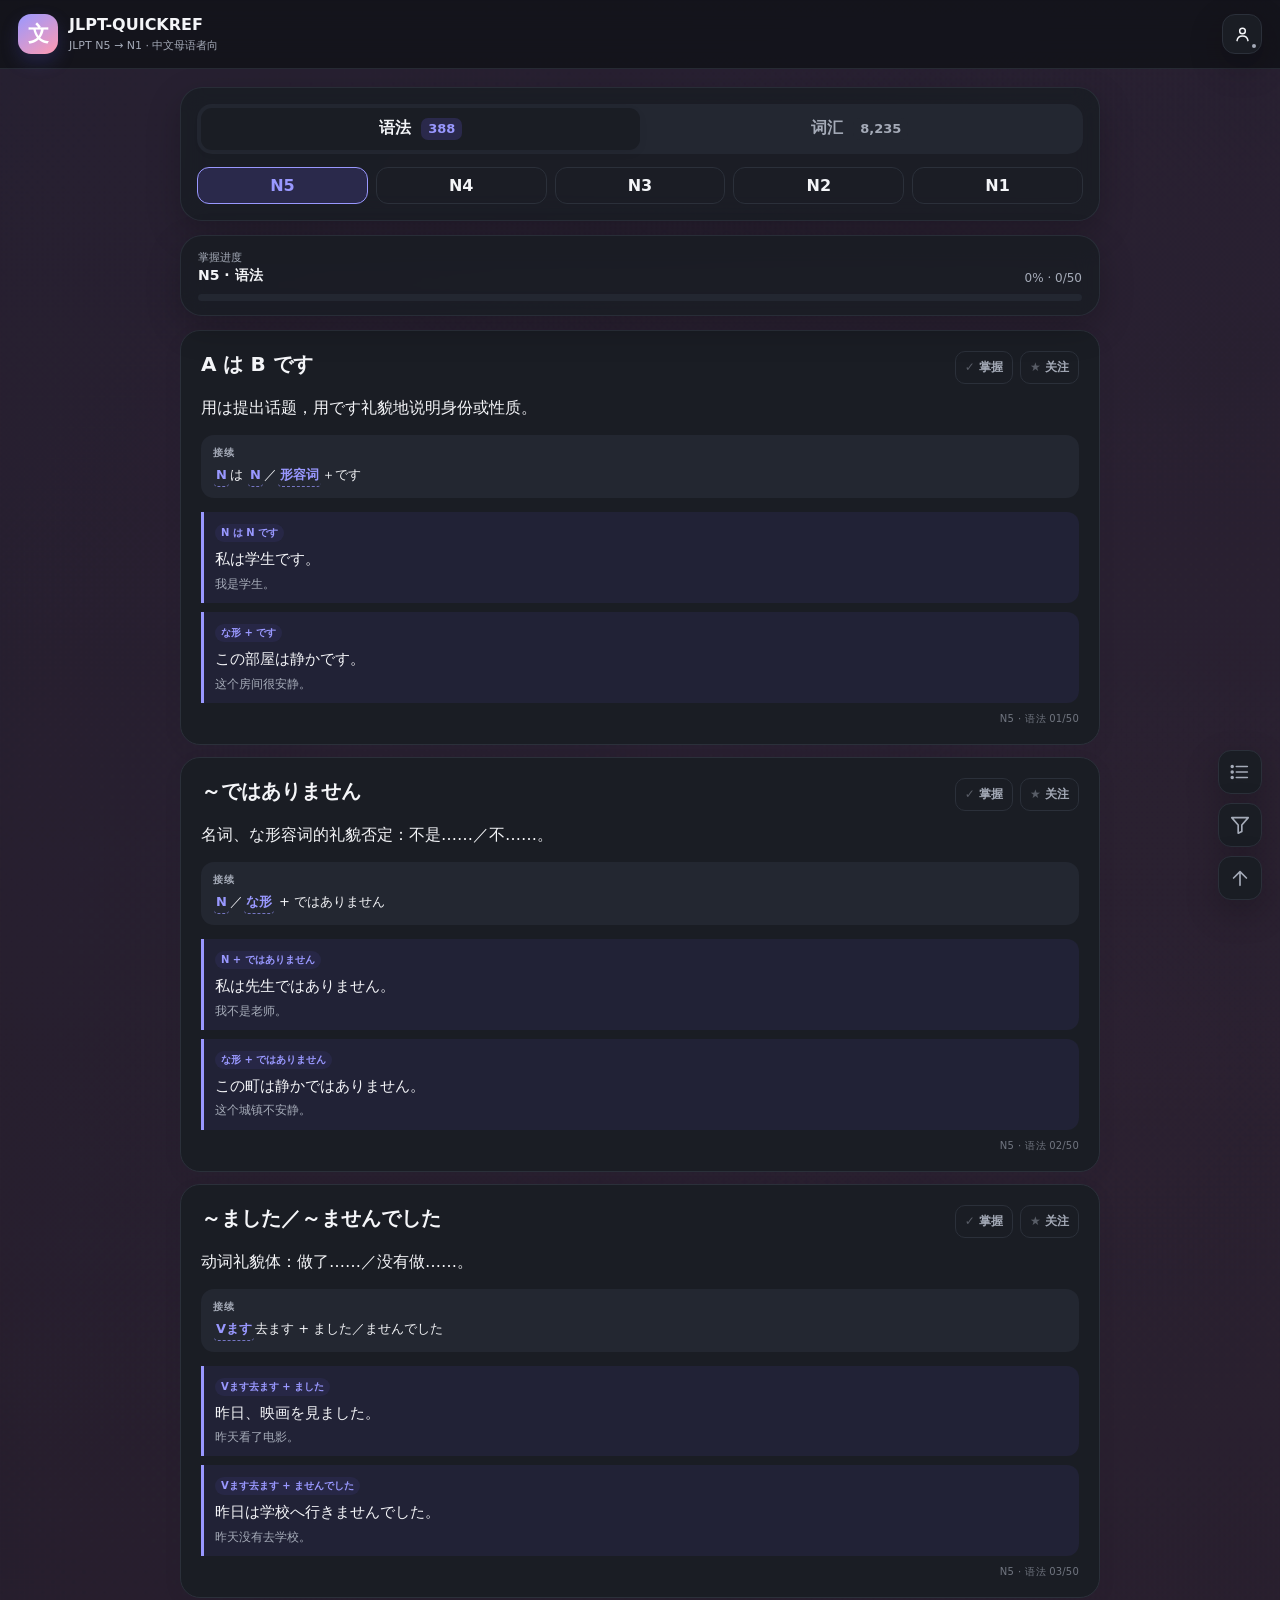
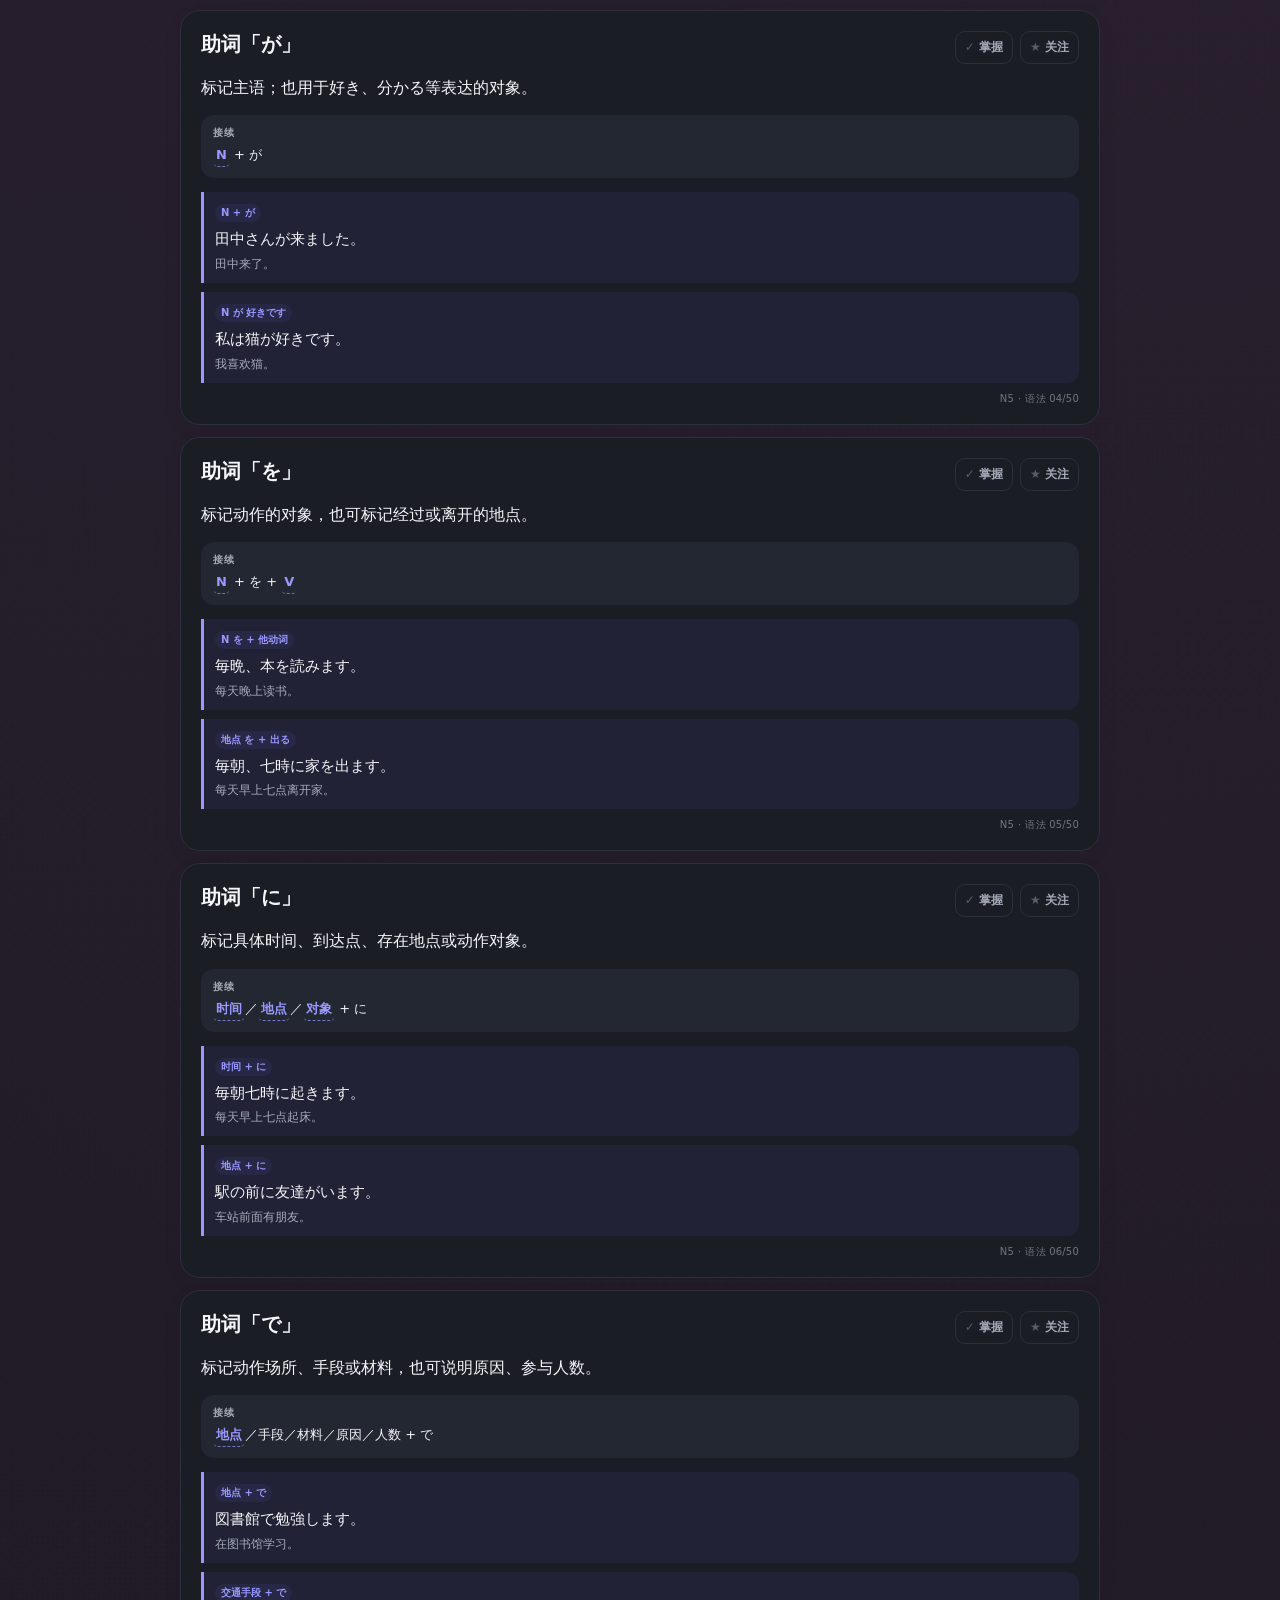
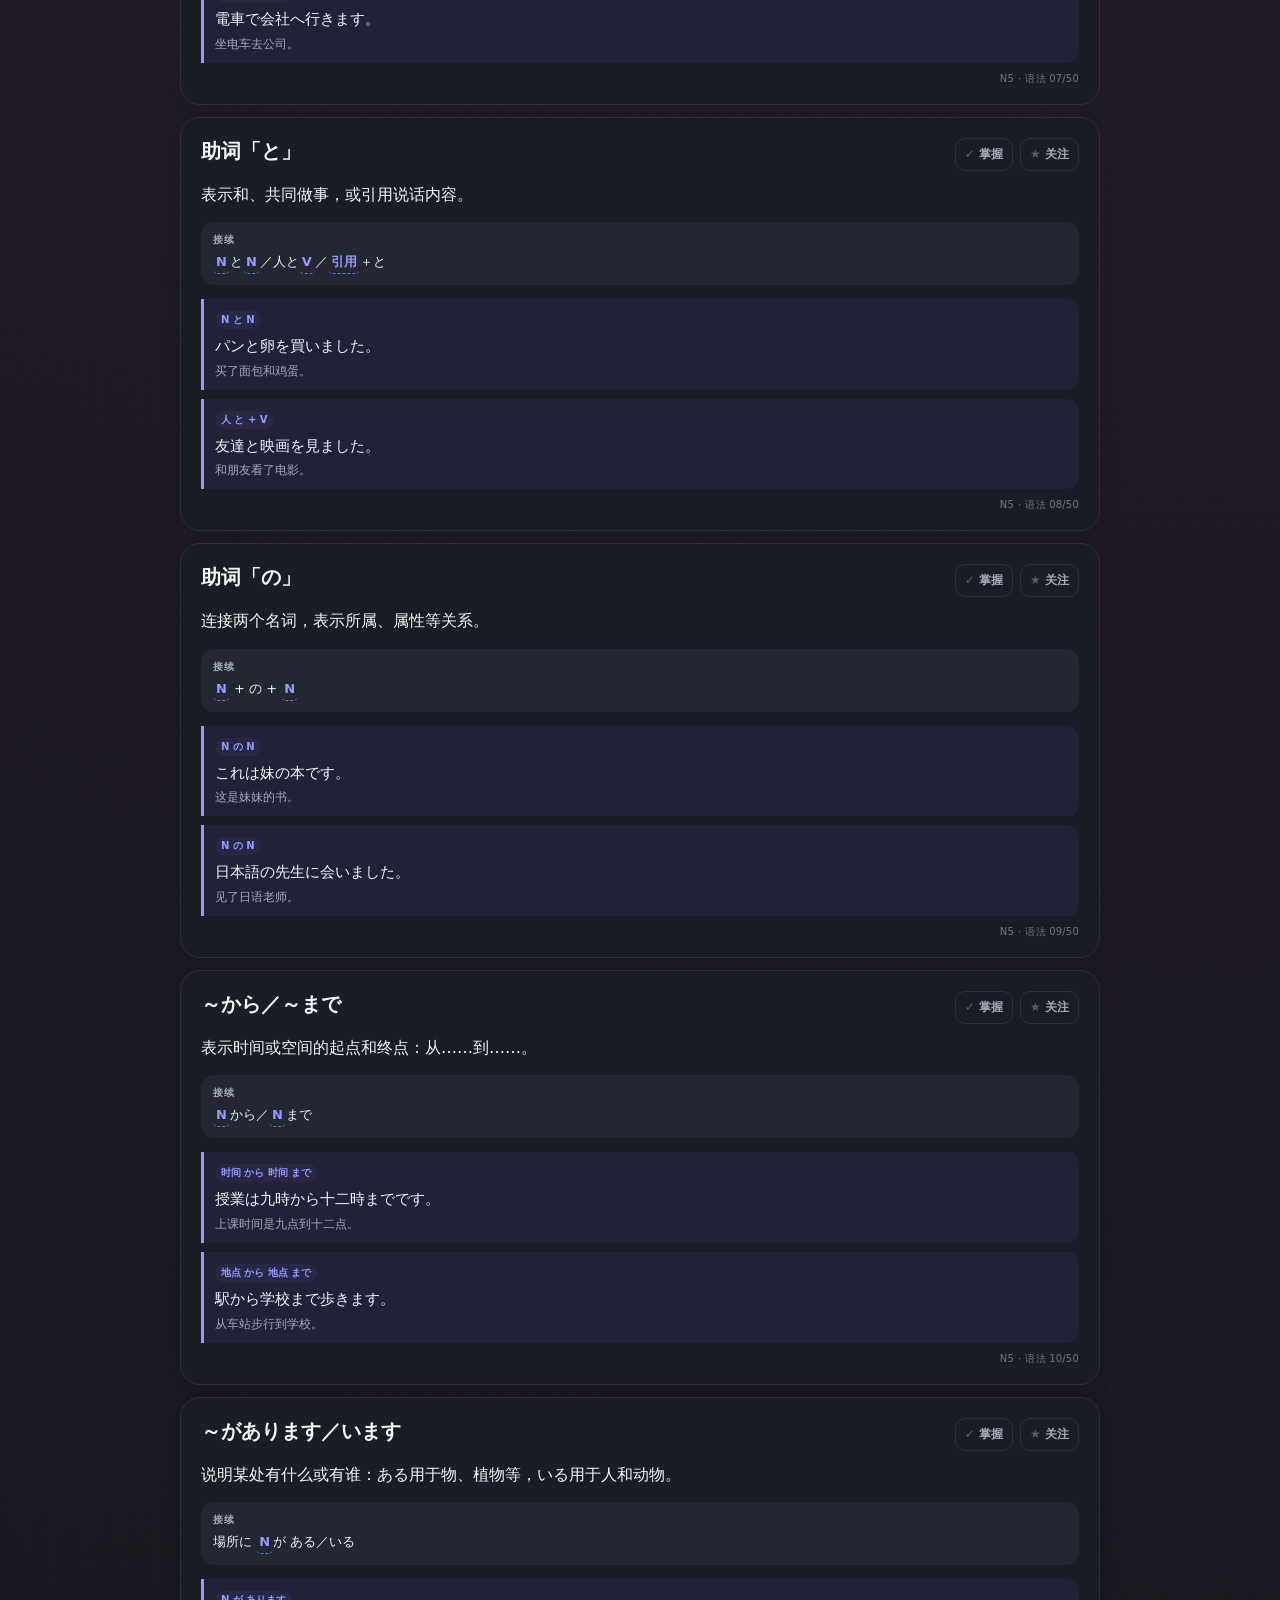
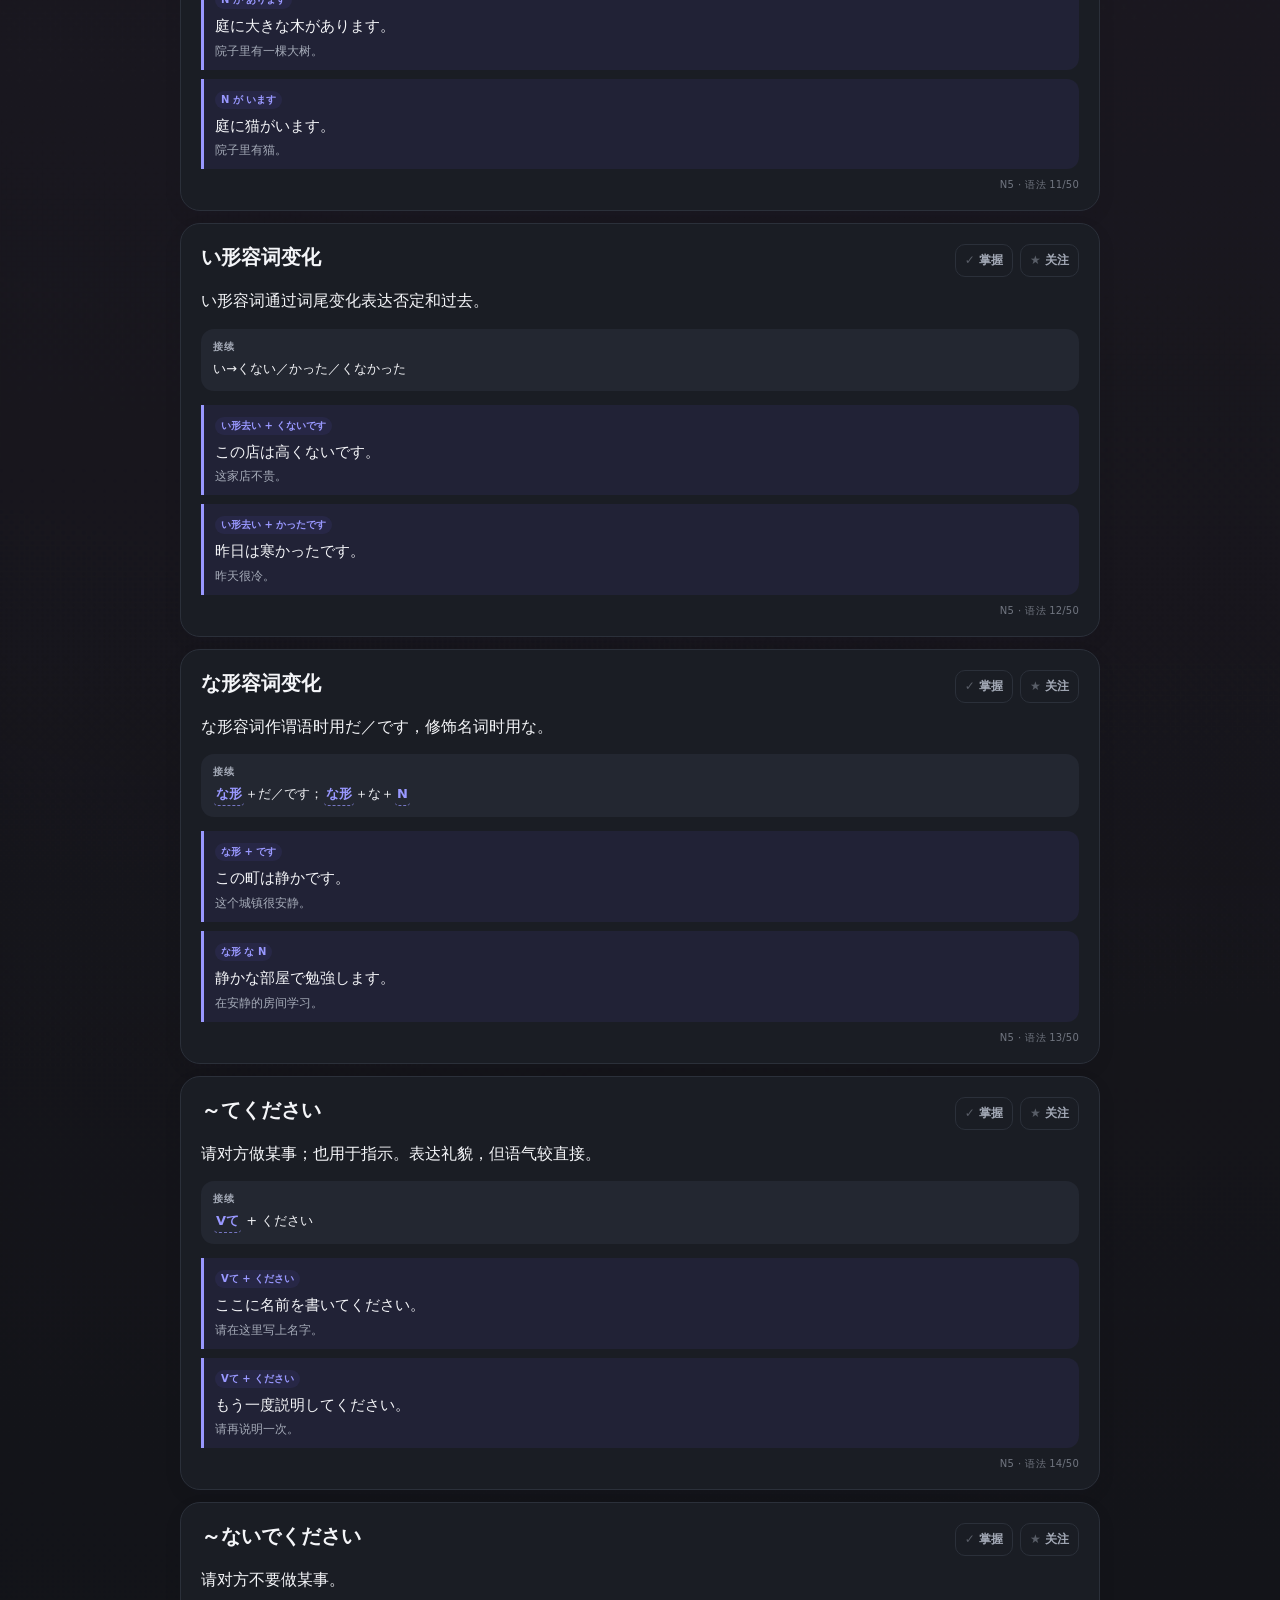
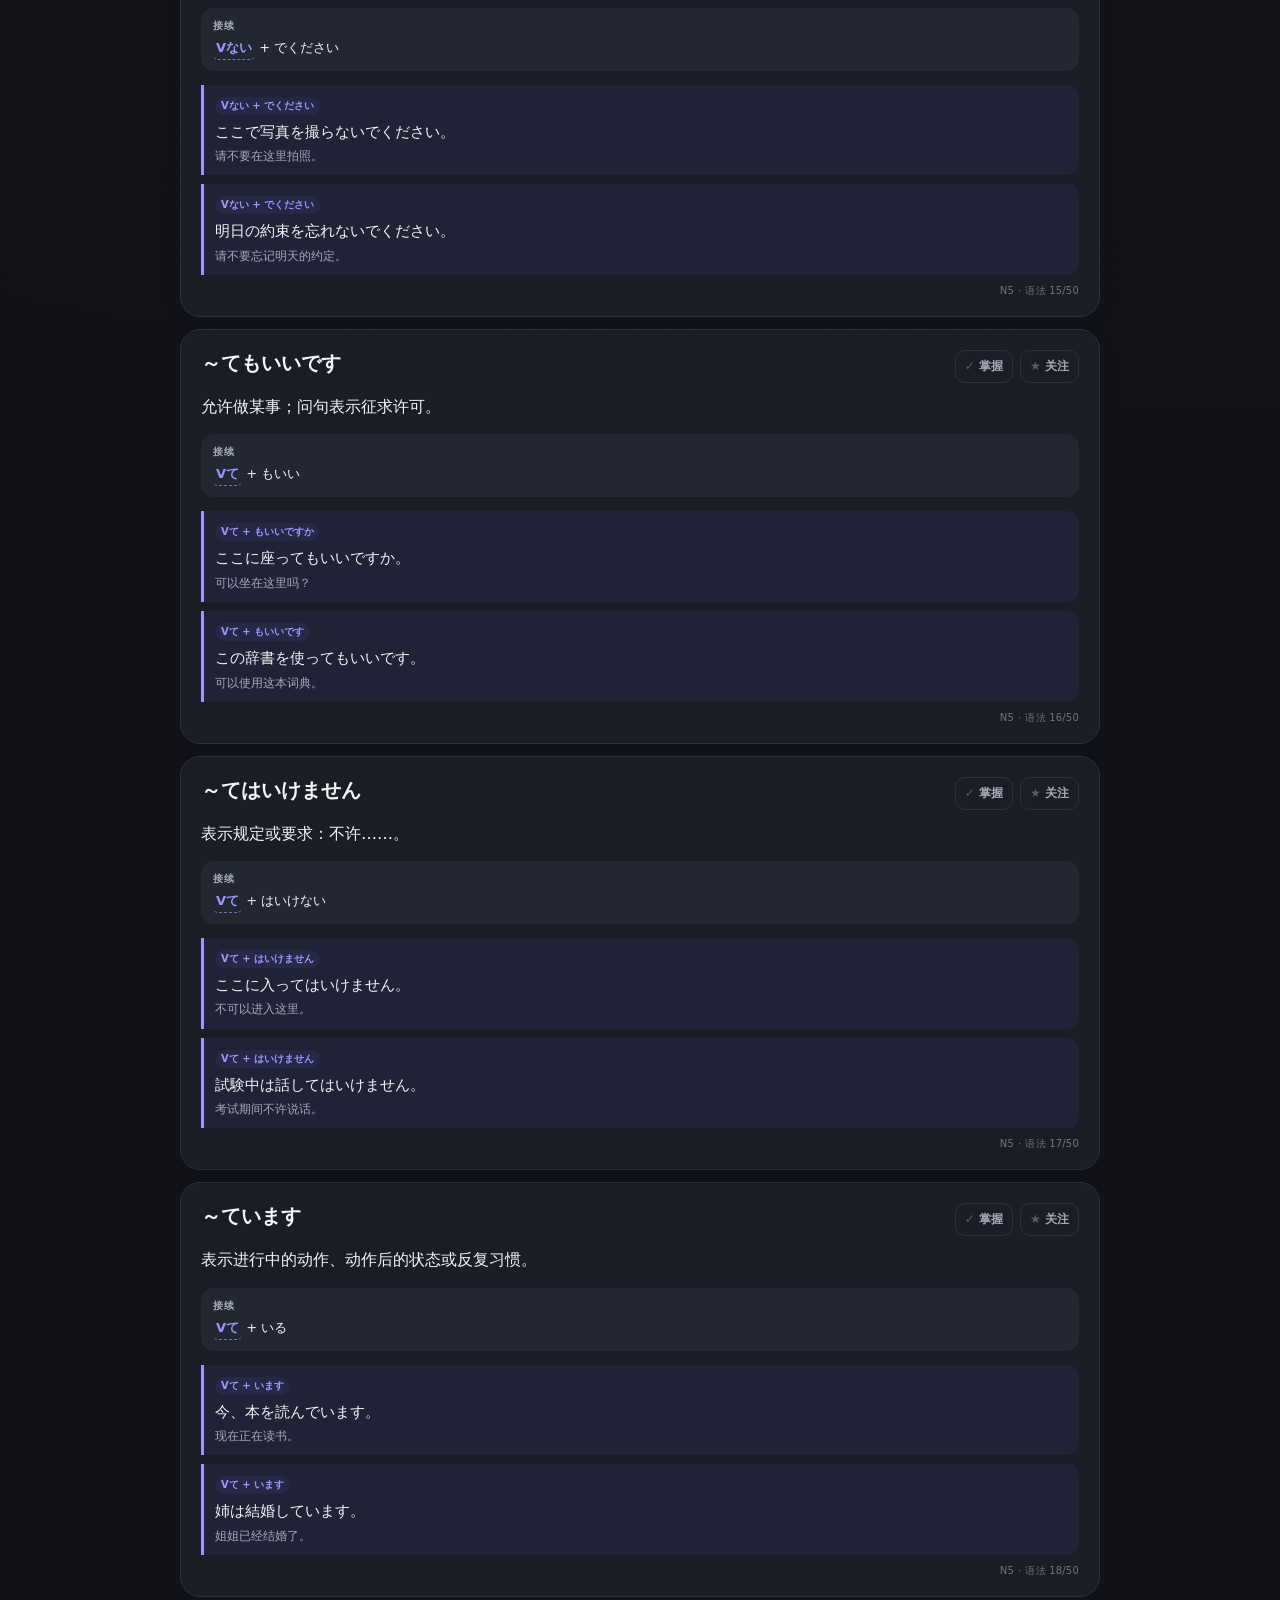
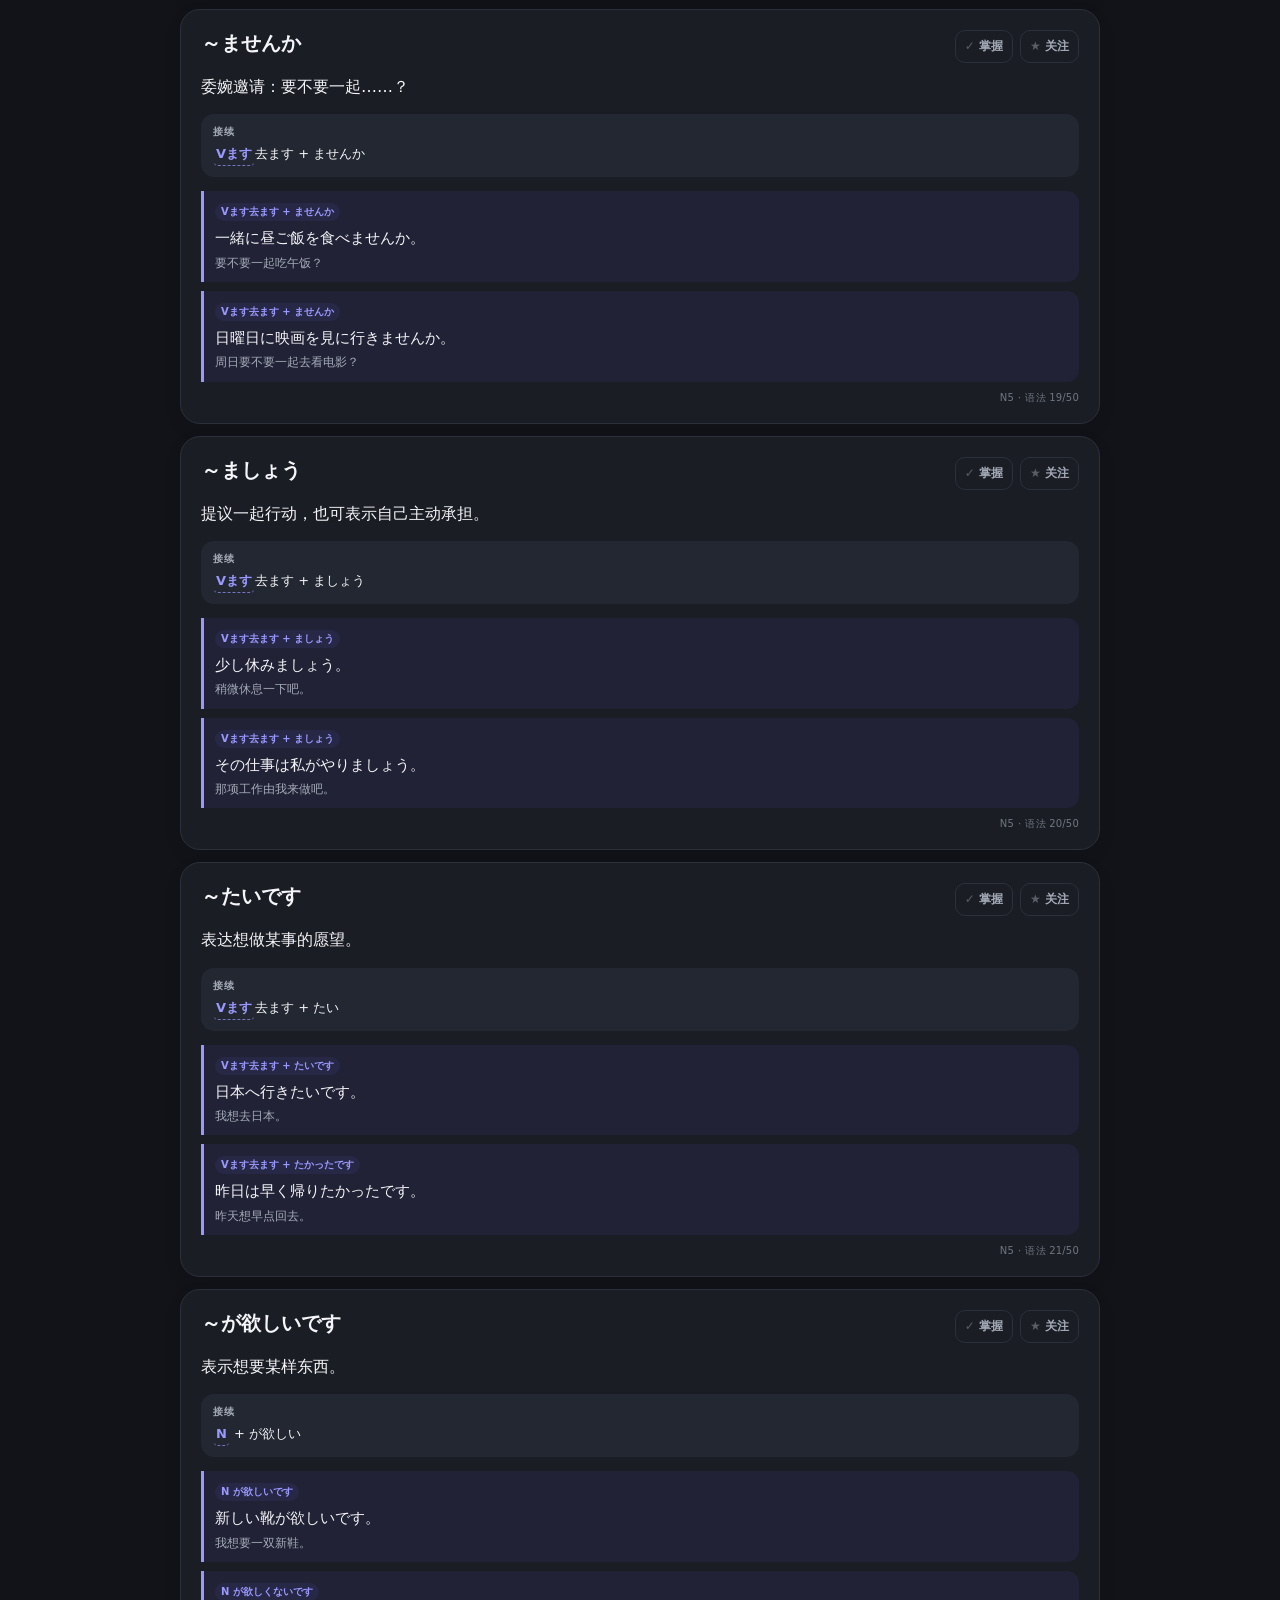
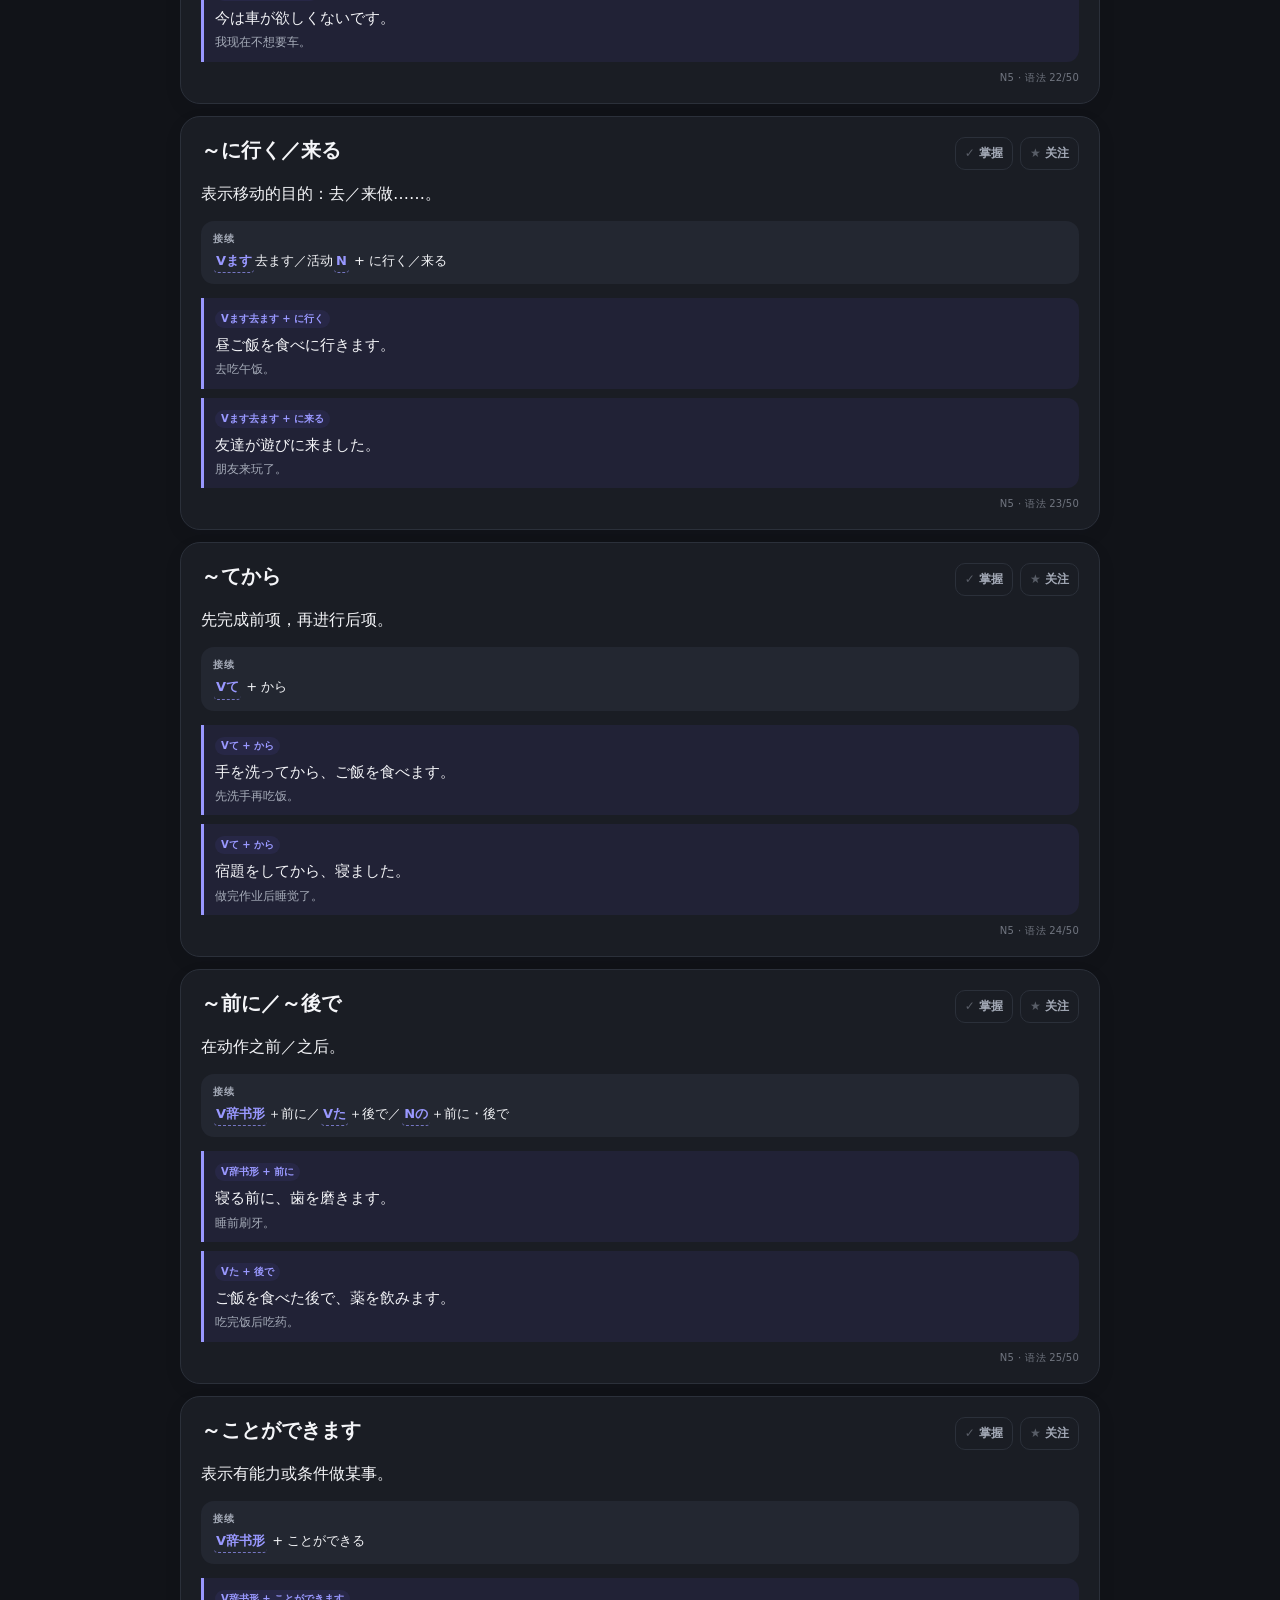
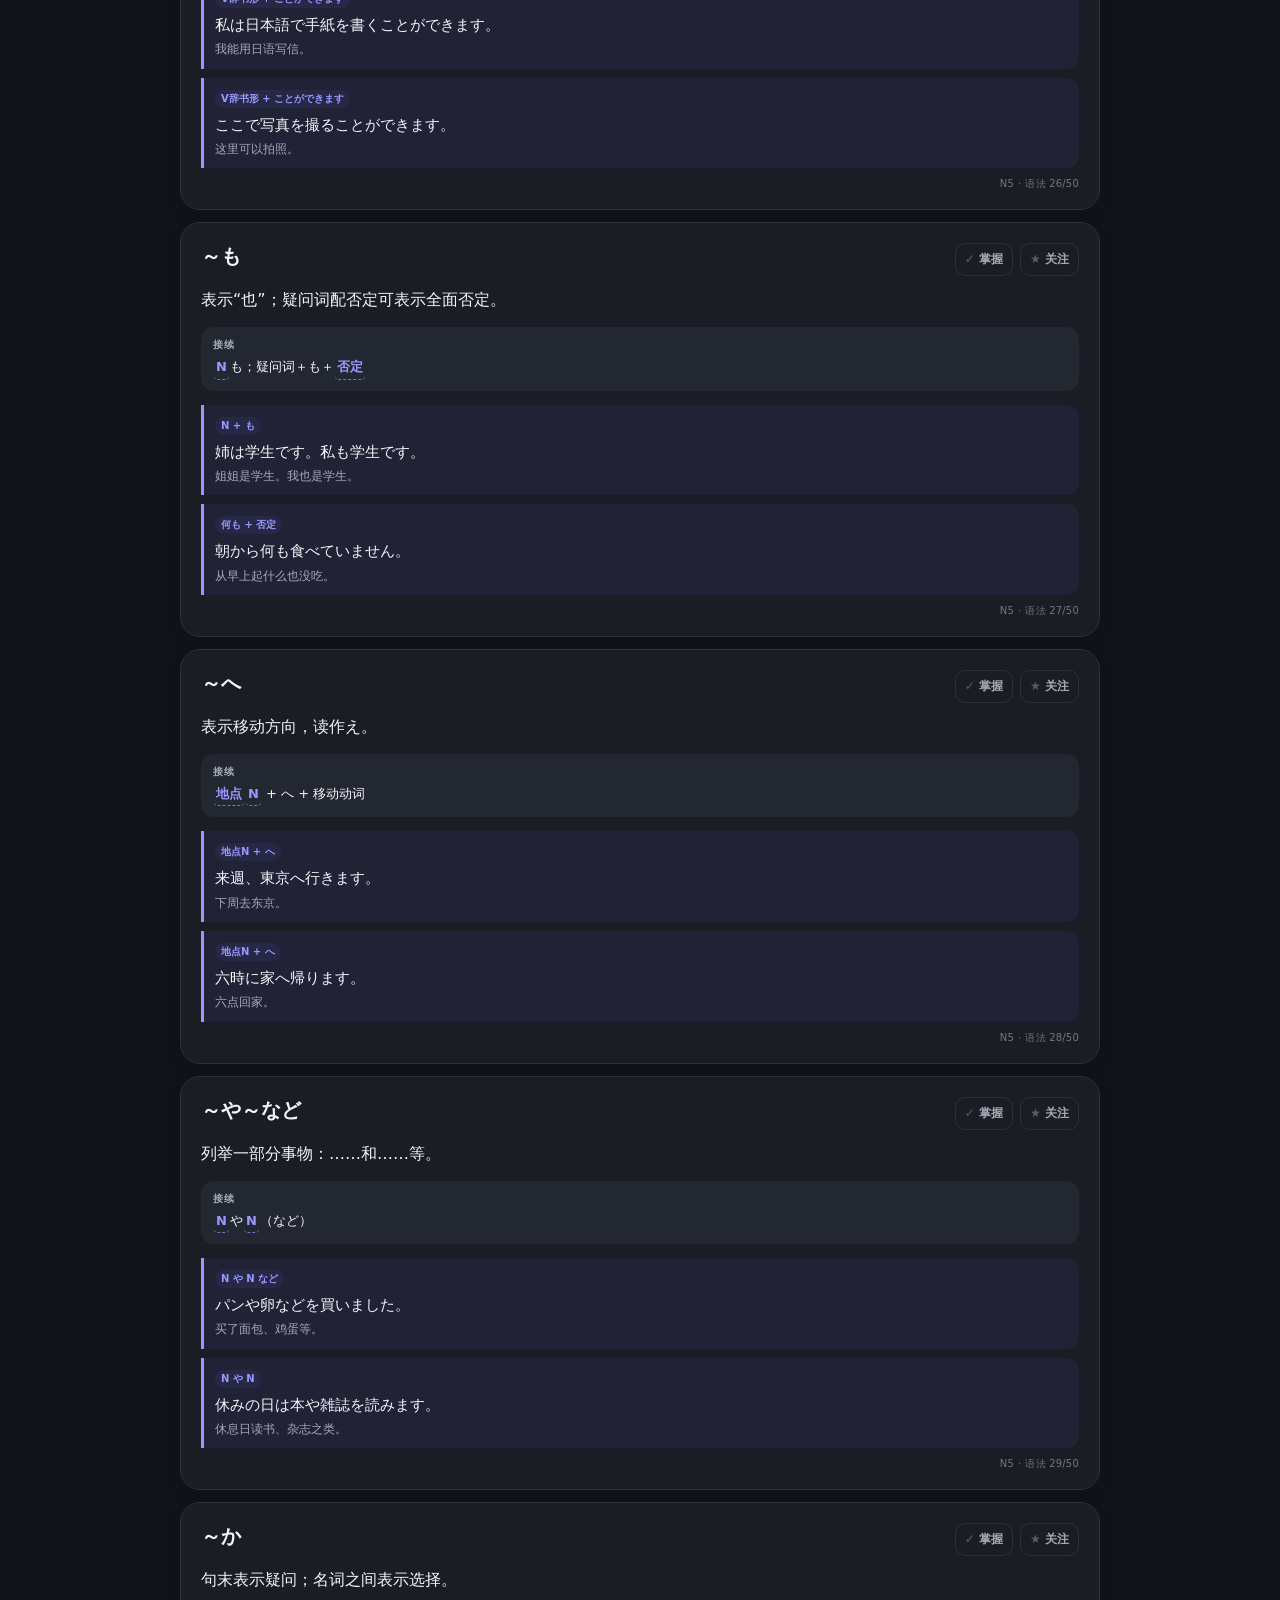
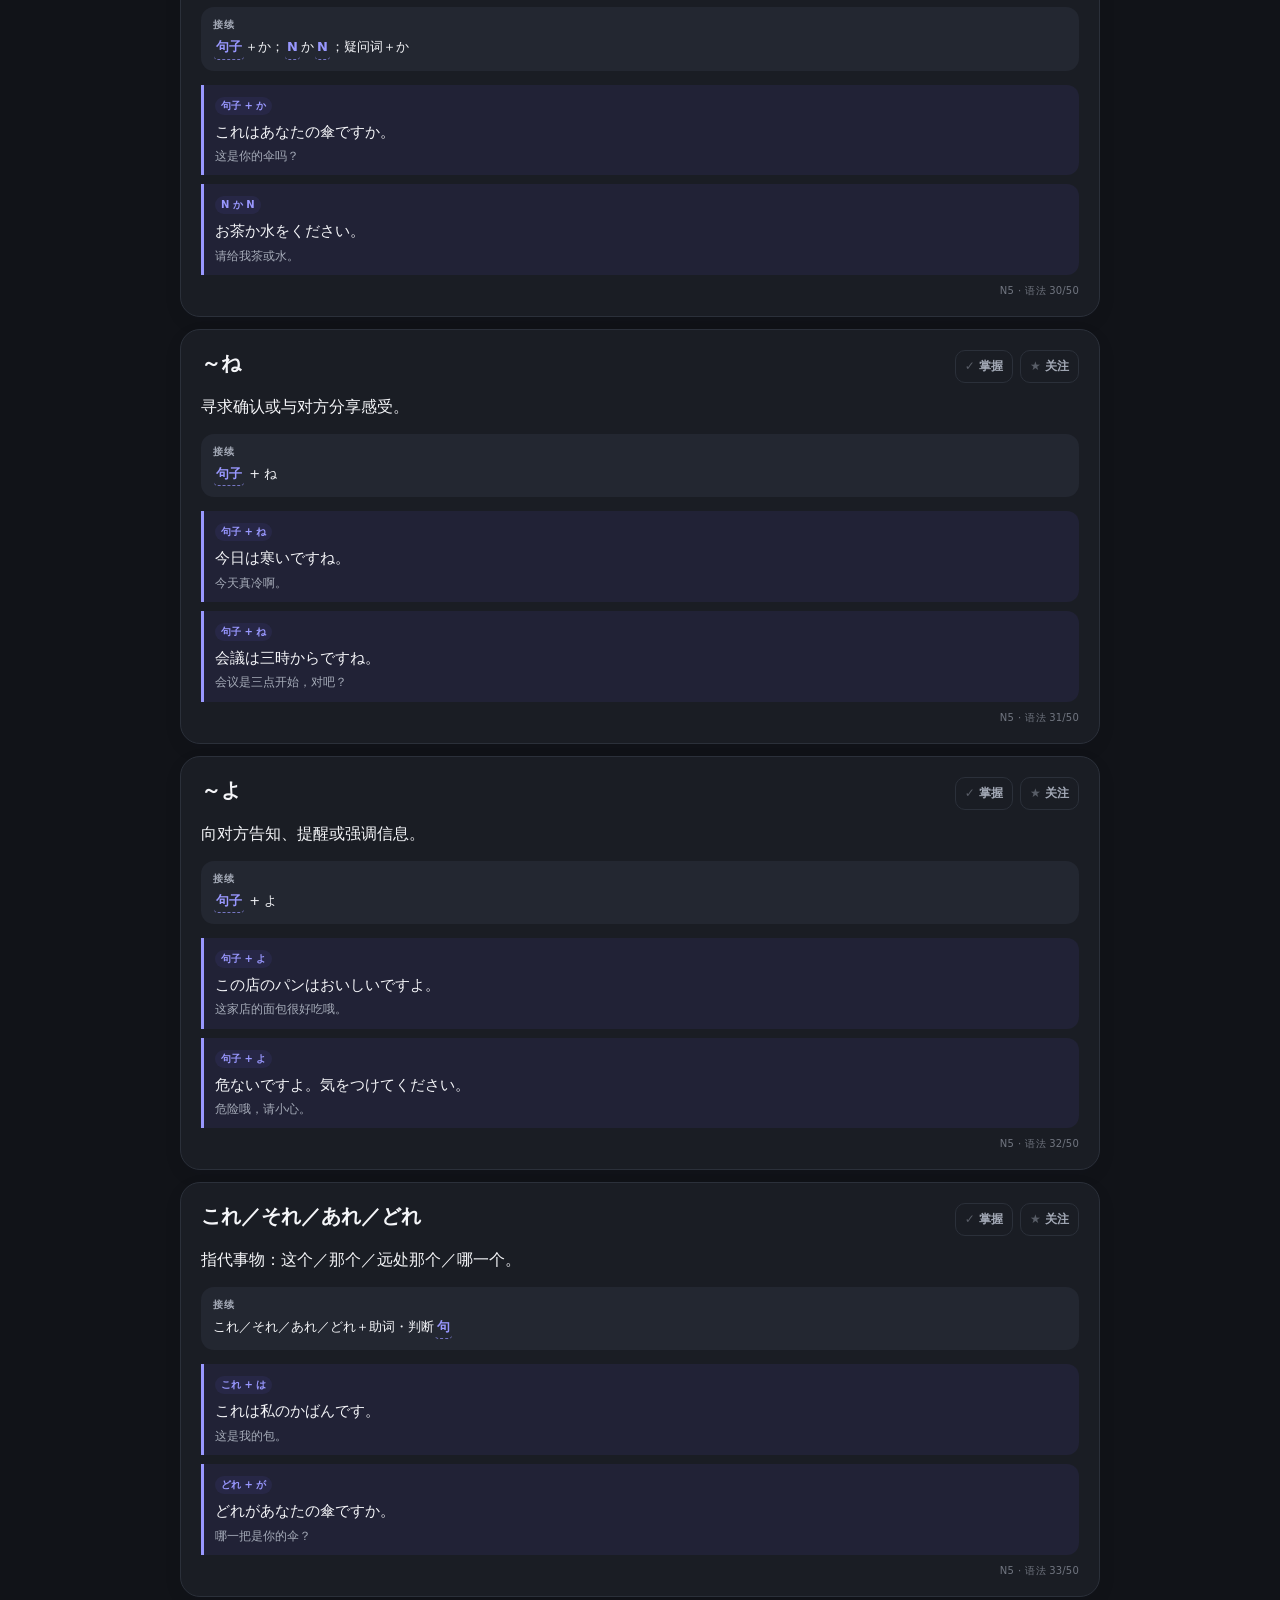
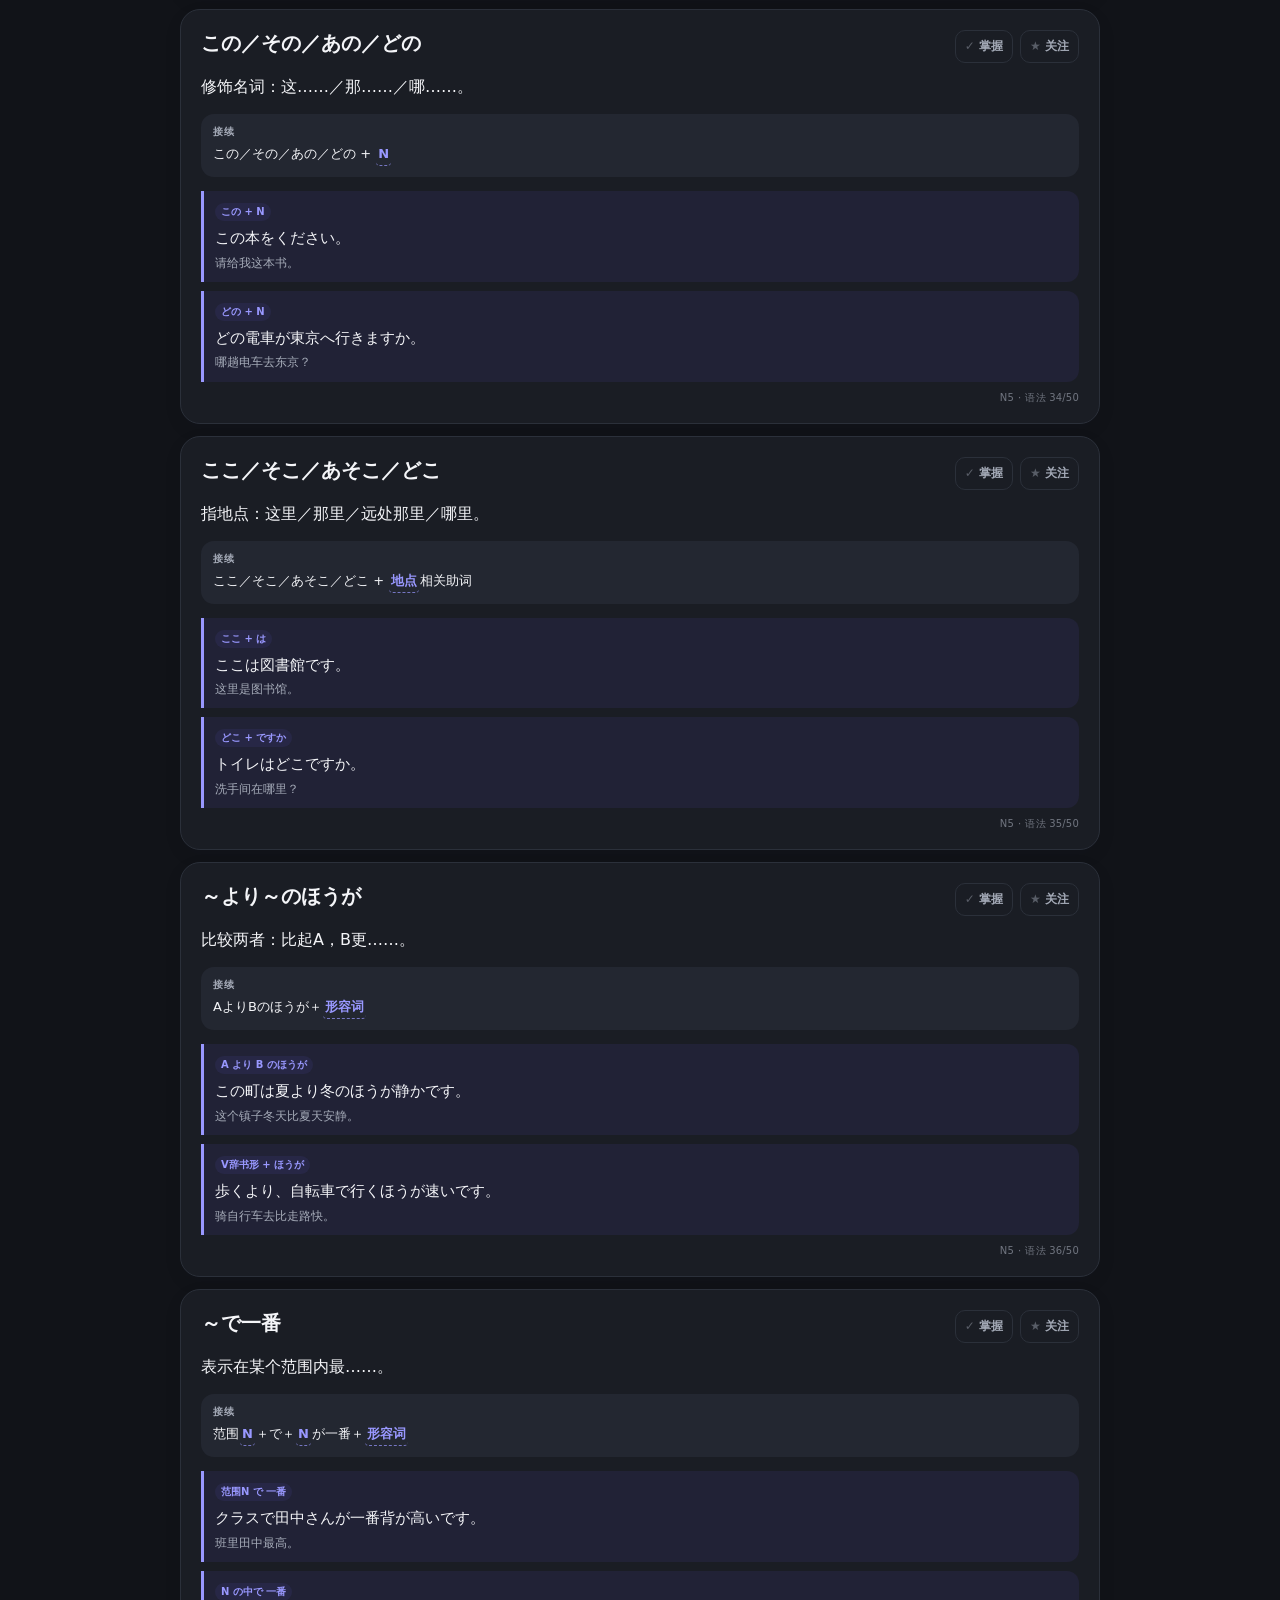
<file: index.html>
<!doctype html>
<html lang="zh-CN">
<head>
  <meta charset="utf-8" />
  <meta name="viewport" content="width=device-width, initial-scale=1, viewport-fit=cover" />
  <meta name="theme-color" content="#f6f7fb" />
  <meta name="description" content="面向中文母语者的 JLPT N5-N1 日语语法与词汇快速参考。" />
  <title>日语语法・词汇速查 | JLPT N5-N1</title>
  <link rel="stylesheet" href="styles.css?v=20260908-update-1" />
  <link rel="stylesheet" href="compact-nav.css?v=20260908-header-progress-1" />
  <link rel="stylesheet" href="card-gestures.css?v=20260907-interactions-3" />
  <link rel="stylesheet" href="grammar-details.css?v=20260907-interactions-3" />
</head>
<body class="dark">
  <script>
    // Apply the saved choice before the first paint; new visitors start dark.
    try {
      document.body.classList.toggle('dark', localStorage.getItem('jlptQuickRef.theme') !== 'light');
    } catch (_) {}
  </script>
  <header class="topbar">
    <div class="brand">
      <div class="brand-mark">文</div>
      <div>
        <h1>JLPT-QUICKREF</h1>
        <p>JLPT N5 → N1 · 中文母语者向</p>
      </div>
    </div>

    <nav id="compactNav" class="compact-nav" aria-label="紧凑浏览控制">
      <div class="compact-main-controls">
        <div class="compact-type" aria-label="内容类型">
          <button type="button" class="compact-type-btn is-active" data-compact-type="grammar">语</button>
          <button type="button" class="compact-type-btn" data-compact-type="vocab">词</button>
        </div>
        <div class="compact-levels" aria-label="JLPT 等级">
          <button type="button" class="compact-level-btn is-active" data-compact-level="N5">5</button>
          <button type="button" class="compact-level-btn" data-compact-level="N4">4</button>
          <button type="button" class="compact-level-btn" data-compact-level="N3">3</button>
          <button type="button" class="compact-level-btn" data-compact-level="N2">2</button>
          <button type="button" class="compact-level-btn" data-compact-level="N1">1</button>
        </div>
      </div>
    </nav>

    <div class="topbar-actions">
      <div id="compactProgress" class="compact-progress" role="progressbar" aria-label="掌握进度" aria-valuemin="0" aria-valuemax="100" aria-valuenow="0">
        <span id="compactProgressPercent" aria-hidden="true">0%</span>
        <span class="compact-progress-track" aria-hidden="true"><span id="compactProgressBar"></span></span>
      </div>
      <button id="accountButton" class="icon-btn account-btn" type="button" aria-label="登录并同步学习进度" title="登录并同步学习进度">
        <svg viewBox="0 0 24 24" aria-hidden="true">
          <circle cx="12" cy="8" r="3.25" />
          <path d="M5.75 19c.55-3.35 2.63-5.25 6.25-5.25s5.7 1.9 6.25 5.25" />
        </svg>
        <span class="account-status-dot" aria-hidden="true"></span>
      </button>
    </div>
  </header>

  <aside class="floating-actions" aria-label="浏览操作">
    <button id="tocToggle" class="floating-icon-btn toc-toggle-btn" type="button" aria-haspopup="dialog" aria-expanded="false" aria-label="目录" title="目录">
      <svg viewBox="0 0 24 24" aria-hidden="true"><path d="M8 6h12M8 12h12M8 18h12" /><circle cx="3.5" cy="6" r="1" /><circle cx="3.5" cy="12" r="1" /><circle cx="3.5" cy="18" r="1" /></svg>
    </button>
    <div id="filterMenu" class="filter-menu" role="menu" aria-label="内容筛选" hidden>
      <button type="button" class="filter-option is-active" data-filter="all" role="menuitemradio" aria-checked="true">
        <span class="filter-option-icon" aria-hidden="true">☷</span><span>全部</span><span class="filter-option-count" data-filter-count="all">0</span>
      </button>
      <button type="button" class="filter-option" data-filter="mastered" role="menuitemradio" aria-checked="false">
        <span class="filter-option-icon" aria-hidden="true">✓</span><span>已掌握</span><span class="filter-option-count" data-filter-count="mastered">0</span>
      </button>
      <button type="button" class="filter-option" data-filter="unmastered" role="menuitemradio" aria-checked="false">
        <span class="filter-option-icon" aria-hidden="true">○</span><span>未掌握</span><span class="filter-option-count" data-filter-count="unmastered">0</span>
      </button>
      <button type="button" class="filter-option" data-filter="followed" role="menuitemradio" aria-checked="false">
        <span class="filter-option-icon" aria-hidden="true">★</span><span>关注</span><span class="filter-option-count" data-filter-count="followed">0</span>
      </button>
    </div>
    <button id="filterToggle" class="floating-icon-btn filter-toggle-btn" type="button" aria-haspopup="menu" aria-expanded="false" aria-controls="filterMenu" aria-label="筛选：全部" title="筛选：全部">
      <svg class="filter-icon" viewBox="0 0 24 24" aria-hidden="true"><path d="M3 4h18l-7 8v7l-4 2v-9Z" /></svg><span id="filterLabel" class="sr-only">全部</span>
    </button>
    <button id="backToTop" class="floating-icon-btn" type="button" aria-label="返回顶部" title="返回顶部"><svg viewBox="0 0 24 24" aria-hidden="true"><path d="M12 20V5m-7 7 7-7 7 7" /></svg></button>
  </aside>

  <aside id="updateNotice" class="update-notice" aria-label="网站更新" hidden>
    <p id="updateMessage" role="status" aria-live="polite">有新的内容或样式可用</p>
    <div class="update-actions">
      <button id="updateApply" type="button">更新并刷新</button>
      <button id="updateLater" type="button">稍后</button>
    </div>
  </aside>

  <main class="page-shell">
    <section class="controls panel sticky-controls">
      <div class="segmented" role="tablist" aria-label="内容类型">
        <button class="segment is-active" data-type="grammar" role="tab">语法 <span id="grammarCount" class="tab-count">0</span></button>
        <button class="segment" data-type="vocab" role="tab">词汇 <span id="vocabCount" class="tab-count">0</span></button>
      </div>

      <div class="level-row" aria-label="JLPT 等级">
        <button class="level-chip is-active" data-level="N5">N5</button>
        <button class="level-chip" data-level="N4">N4</button>
        <button class="level-chip" data-level="N3">N3</button>
        <button class="level-chip" data-level="N2">N2</button>
        <button class="level-chip" data-level="N1">N1</button>
      </div>
    </section>

    <section class="progress-panel panel">
      <div class="progress-head">
        <div>
          <span class="muted">掌握进度</span>
          <strong id="progressLabel">N5 · 语法</strong>
        </div>
        <span id="progressPercent">0%</span>
      </div>
      <div class="progress-track"><div id="progressBar" class="progress-bar"></div></div>
    </section>

    <section id="contentList" class="content-list" aria-live="polite"></section>

    <section id="loadMoreWrap" class="load-more-wrap panel" role="status" aria-live="polite" hidden>
      <span class="auto-load-indicator" aria-hidden="true"></span>
      <span id="loadMoreText" class="muted"></span>
    </section>

    <section id="emptyState" class="empty-state panel" hidden>
      <div class="empty-icon">あ</div>
      <h3>没有找到匹配内容</h3>
      <p>切换筛选条件或等级试试看。</p>
    </section>

    <section class="note panel">
      <strong>关于 JLPT 分级</strong>
      <p>JLPT 官方并未公布逐条固定的语法与词汇清单。本页等级划分综合常见教材与社区词表，定位是“快速参考”，不是官方出题范围声明。</p>
      <p>完整分级词汇底库部分数据改编自 Tomoshi Dictionary Open Data / JMdict，并按 CC BY-SA 4.0 提供。<a href="FULL_VOCAB_NOTICE.md">查看数据来源、署名与修改说明</a>。词汇按常用度参考排序，详情见 <a href="FREQUENCY_NOTICE.md">词频排序说明</a>。</p>
    </section>
  </main>

  <div id="authModal" class="modal-backdrop auth-modal-backdrop" hidden>
    <section class="info-modal auth-modal-card" role="dialog" aria-modal="true" aria-labelledby="authModalTitle">
      <div class="modal-handle"></div>
      <header class="modal-head">
        <div>
          <span class="modal-eyebrow">Cloud Progress</span>
          <h3 id="authModalTitle">账号与进度同步</h3>
        </div>
        <button id="authModalClose" type="button" class="modal-close" aria-label="关闭">×</button>
      </header>
      <div class="modal-body auth-modal-body">
        <button id="themeToggle" class="auth-theme-toggle" type="button" aria-pressed="false">
          <span><span aria-hidden="true">◐</span> 深色模式</span>
          <span class="theme-state" aria-hidden="true">已关闭</span>
        </button>
        <section class="offline-settings" aria-labelledby="offlineTitle">
          <strong id="offlineTitle">离线浏览</strong>
          <p id="offlineStatus" role="status" aria-live="polite">正在检查离线资源…</p>
          <progress id="offlineProgress" max="100" value="0" aria-label="离线资源下载进度" hidden></progress>
          <div class="offline-buttons">
            <button id="offlineDownload" class="auth-secondary-btn" type="button" disabled>下载全部资源</button>
            <button id="offlineRefresh" class="auth-secondary-btn" type="button" hidden>立即刷新</button>
            <button id="offlineClear" class="auth-secondary-btn" type="button" hidden>删除离线资源</button>
          </div>
          <p class="auth-note">包含 N5–N1 全部语法、词汇、例句和详情。出发前请保持页面打开，等待下载完成，再用飞行模式打开一次。清理浏览器数据可能移除离线内容。</p>
        </section>
        <div id="authSignedOut">
          <p class="modal-summary">登录后，掌握与关注进度会安全地保存到云端，并可在其他设备上继续使用。</p>
          <form id="authForm" class="auth-form">
            <label>
              <span>邮箱</span>
              <input id="authEmail" type="email" inputmode="email" autocomplete="email" required placeholder="name@example.com" />
            </label>
            <label>
              <span>密码</span>
              <input id="authPassword" type="password" autocomplete="current-password" minlength="6" required placeholder="至少 6 位" />
            </label>
            <button id="authLogin" type="submit" class="auth-primary-btn">登录</button>
          </form>
          <p class="auth-note">当前已关闭新用户注册；已有账号首次登录时会合并本机已有进度。</p>
        </div>
        <div id="authSignedIn" hidden>
          <div class="auth-account-row">
            <span class="auth-avatar" aria-hidden="true">日</span>
            <div><span class="muted">当前账号</span><strong id="authCurrentEmail"></strong></div>
          </div>
          <div class="auth-sync-row">
            <span id="authSyncIndicator" class="auth-sync-indicator" aria-hidden="true"></span>
            <div><strong>掌握与关注</strong><span id="authSyncStatus">正在连接…</span></div>
          </div>
          <button id="authSignout" type="button" class="auth-secondary-btn">退出登录</button>
        </div>
        <p id="authMessage" class="auth-message" role="status" aria-live="polite"></p>
      </div>
    </section>
  </div>

  <script src="viewport-debug.js?v=20260908-viewport-debug-2"></script>
  <script src="data/base.js"></script>
  <script src="data/n5.js"></script>
  <script src="data/n4.js"></script>
  <script src="data/n3.js"></script>
  <script src="data/n2.js"></script>
  <script src="data/n1.js"></script>
  <script src="data/extra-base.js"></script>
  <script src="data/extra-n5.js"></script>
  <script src="data/extra-n4.js"></script>
  <script src="data/extra-n3.js"></script>
  <script src="data/extra-n2.js"></script>
  <script src="data/extra-n1.js"></script>
  <script src="data/full-vocab.js"></script>
  <script src="data/vocab-order.js"></script>
  <script src="data/vocab-examples-review.js"></script>
  <script src="data/vocab-examples-highfreq-n5.js"></script>
  <script src="data/vocab-examples-highfreq-n4.js"></script>
  <script src="data/vocab-examples-highfreq-n3.js"></script>
  <script src="data/vocab-examples-highfreq-n2.js"></script>
  <script src="data/vocab-examples-highfreq-n1.js"></script>
  <script src="data/grammar-terms.js"></script>
  <script src="data/conjugation.js"></script>
  <script src="data/grammar-examples-base.js"></script>
  <script src="data/grammar-examples-n5.js"></script>
  <script src="data/grammar-examples-n4.js"></script>
  <script src="data/grammar-examples-n3.js"></script>
  <script src="data/grammar-examples-n2.js"></script>
  <script src="data/grammar-examples-n1.js"></script>
  <script src="data/grammar-examples-curated.js"></script>
  <script src="data/grammar-example-labels.js"></script>
  <script src="data/grammar-examples-review.js"></script>
  <script src="data/grammar-lessons-n5.js"></script>
  <script src="data/grammar-lessons-n4.js"></script>
  <script src="data/grammar-lessons-n3.js"></script>
  <script src="data/grammar-lessons-n2.js"></script>
  <script src="data/grammar-lessons-n1.js"></script>
  <script src="data/grammar-lessons.js"></script>
  <script src="vendor/supabase-2.116.0.js"></script>
  <script src="supabase-progress.js?v=20260908-offline-1"></script>
  <script src="tap-dismiss.js?v=20260908-tap-dismiss-1"></script>
  <script src="card-gestures.js?v=20260907-interactions-1"></script>
  <script src="ios-scroll-guard.js?v=20260908-native-top-1"></script>
  <script src="app.js?v=20260908-scroll-guard-1"></script>
  <script src="grammar-details-renderer.js?v=20260907-grammar-lessons-2"></script>
  <script src="grammar-details-ui.js?v=20260908-tap-dismiss-1"></script>
  <script src="compact-nav.js?v=20260908-header-progress-1"></script>
  <script src="offline.js?v=20260908-update-1"></script>
</body>
</html>
</file>
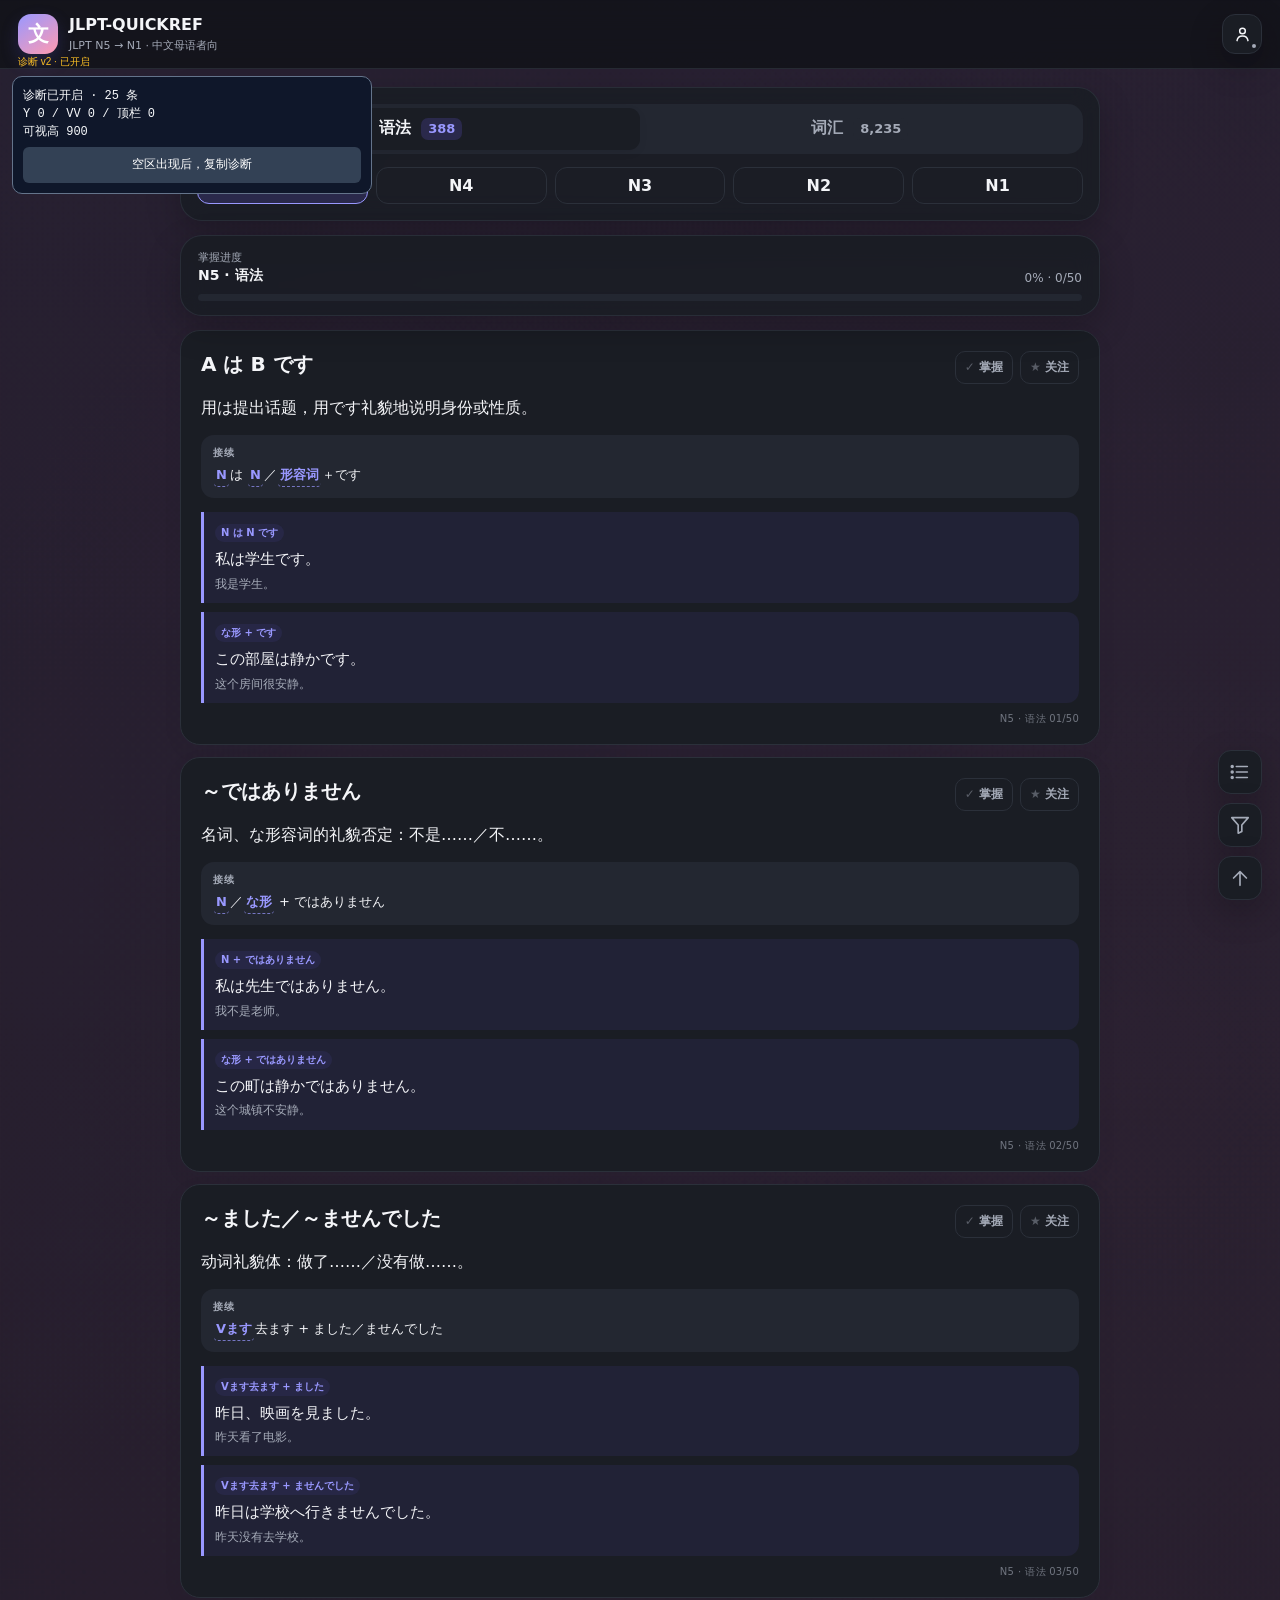
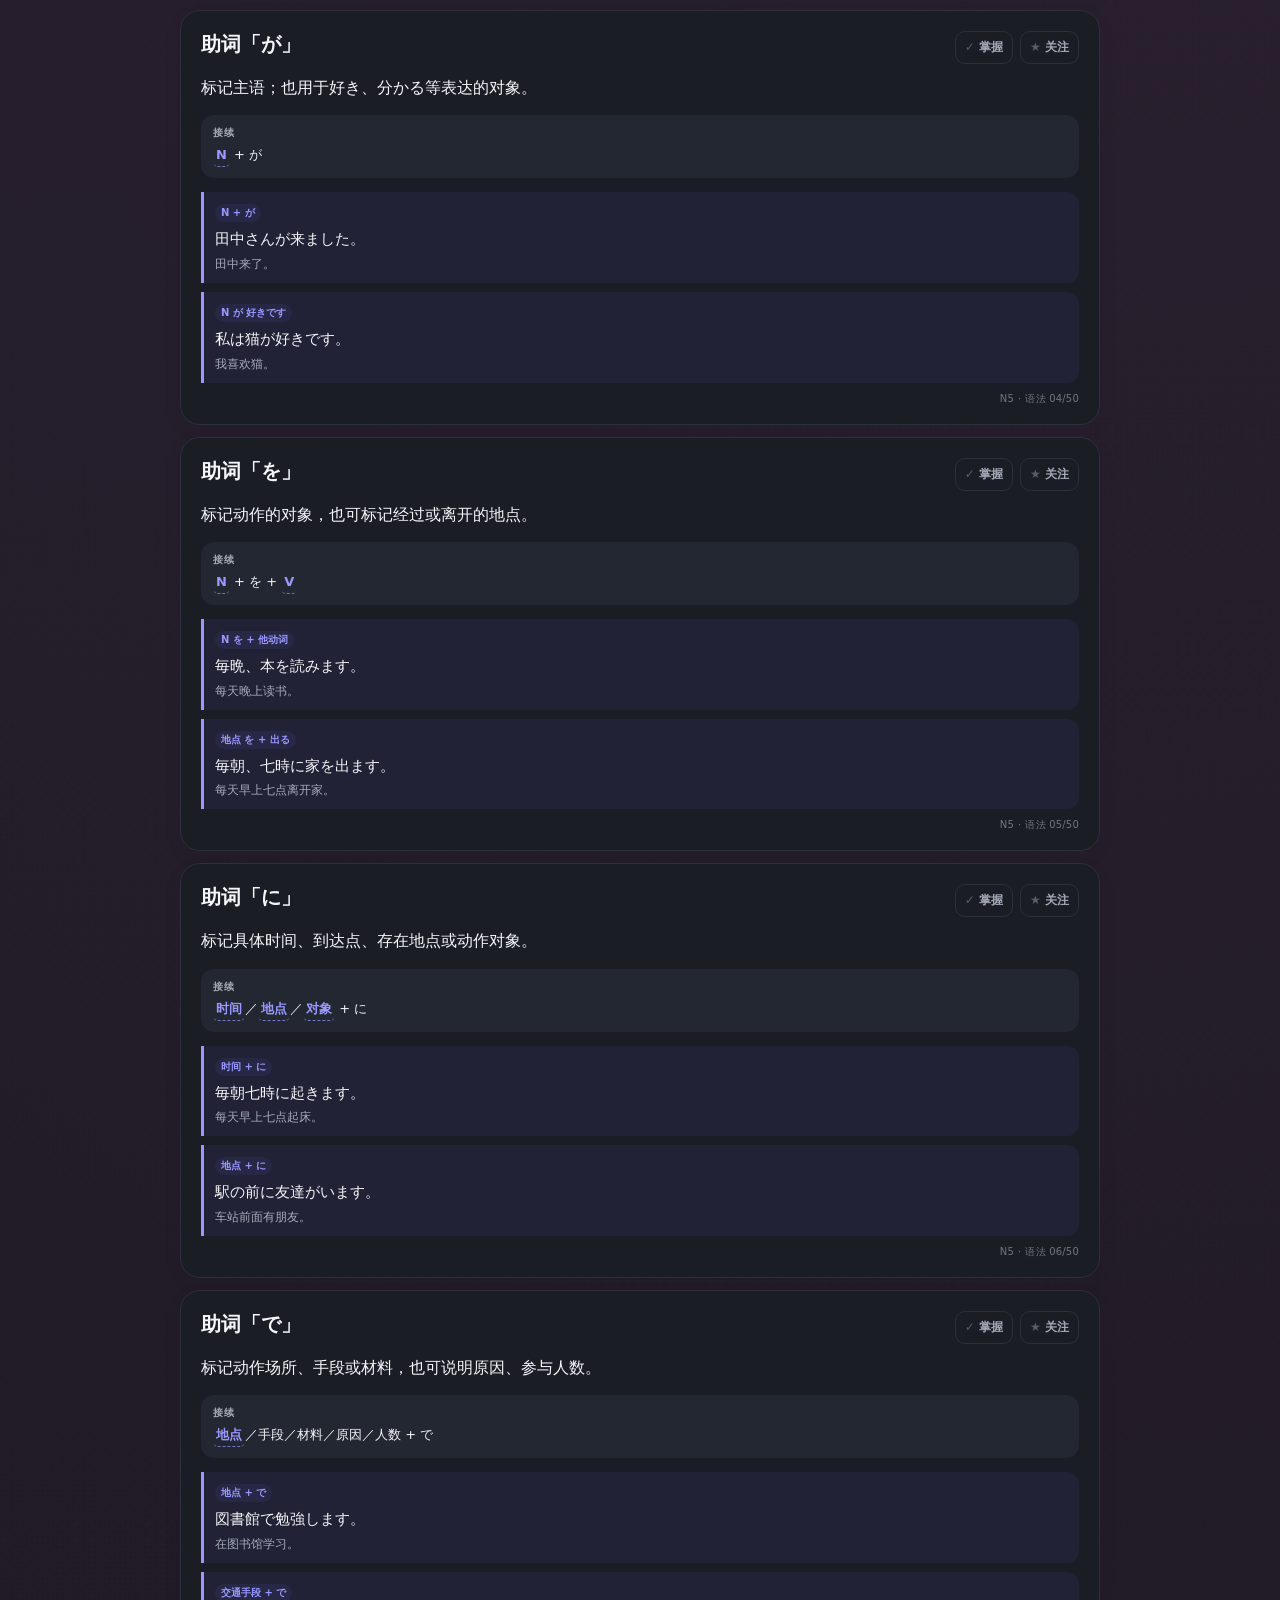
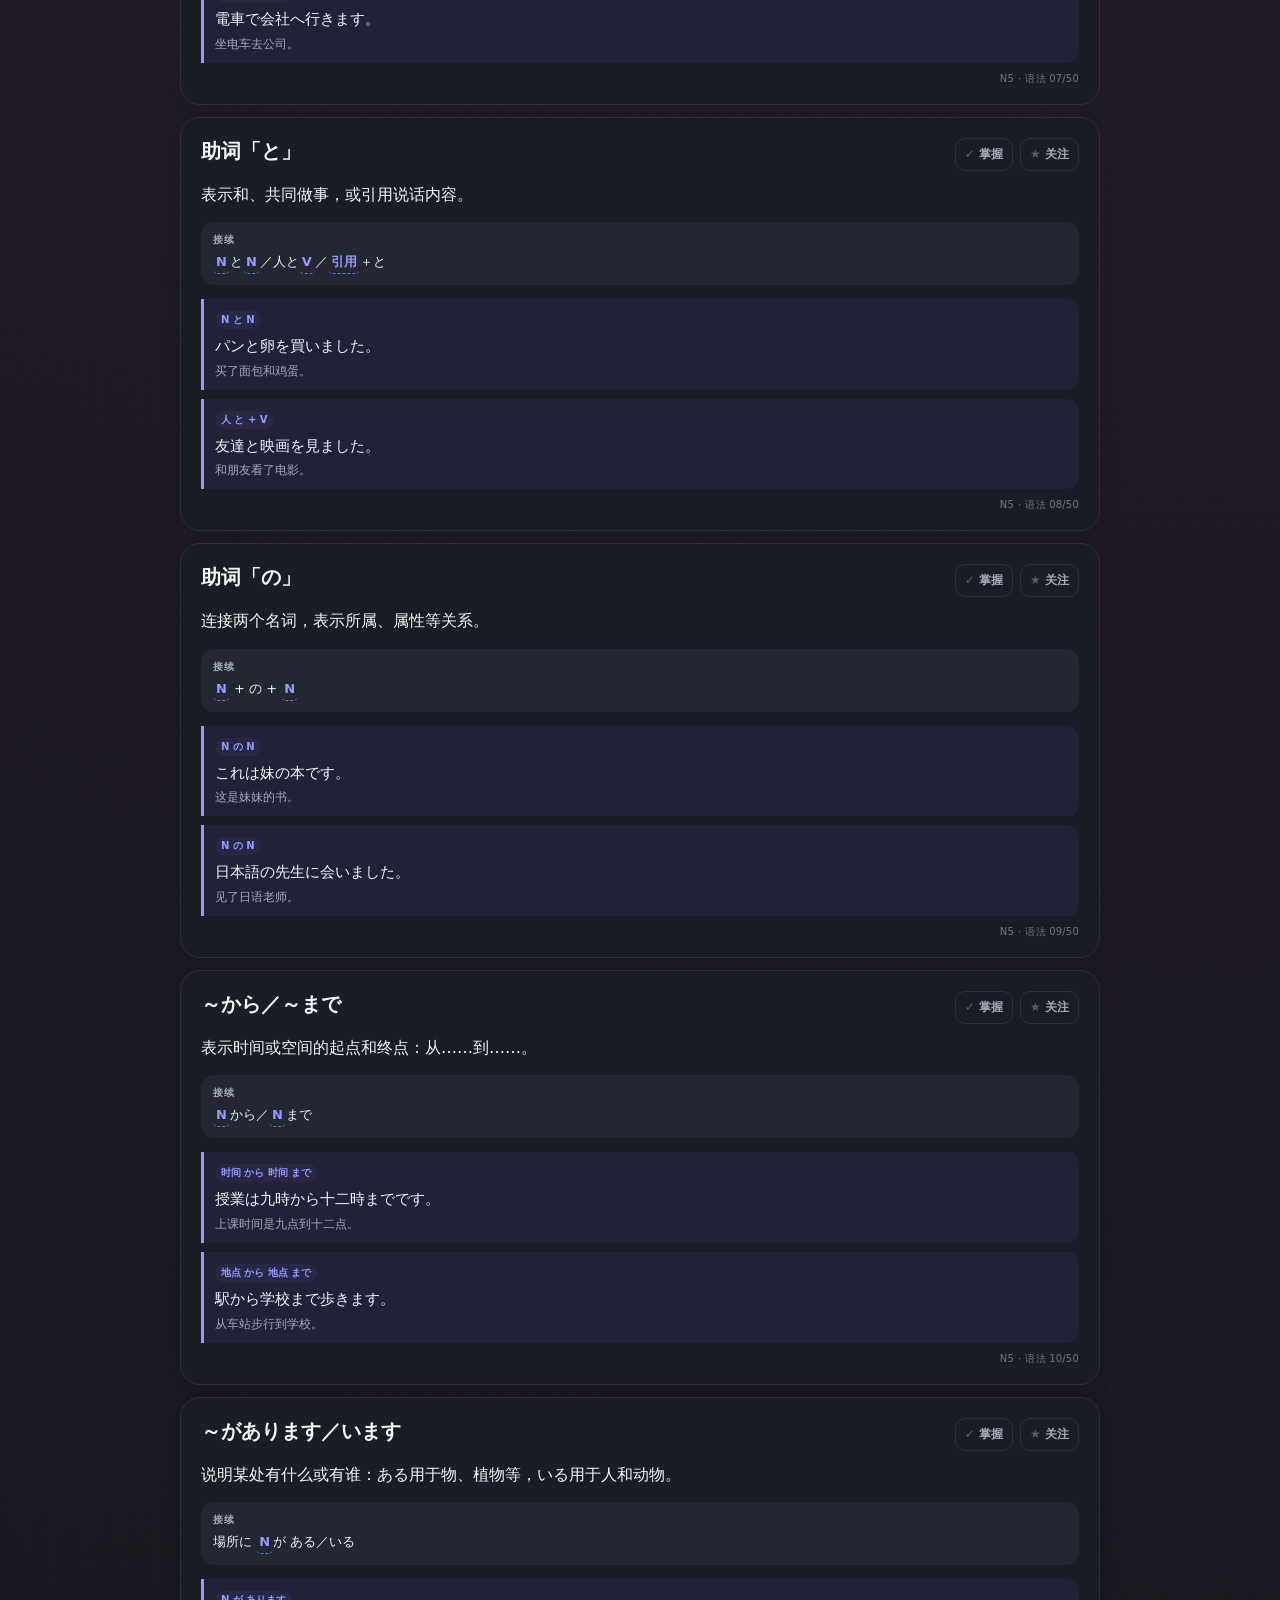
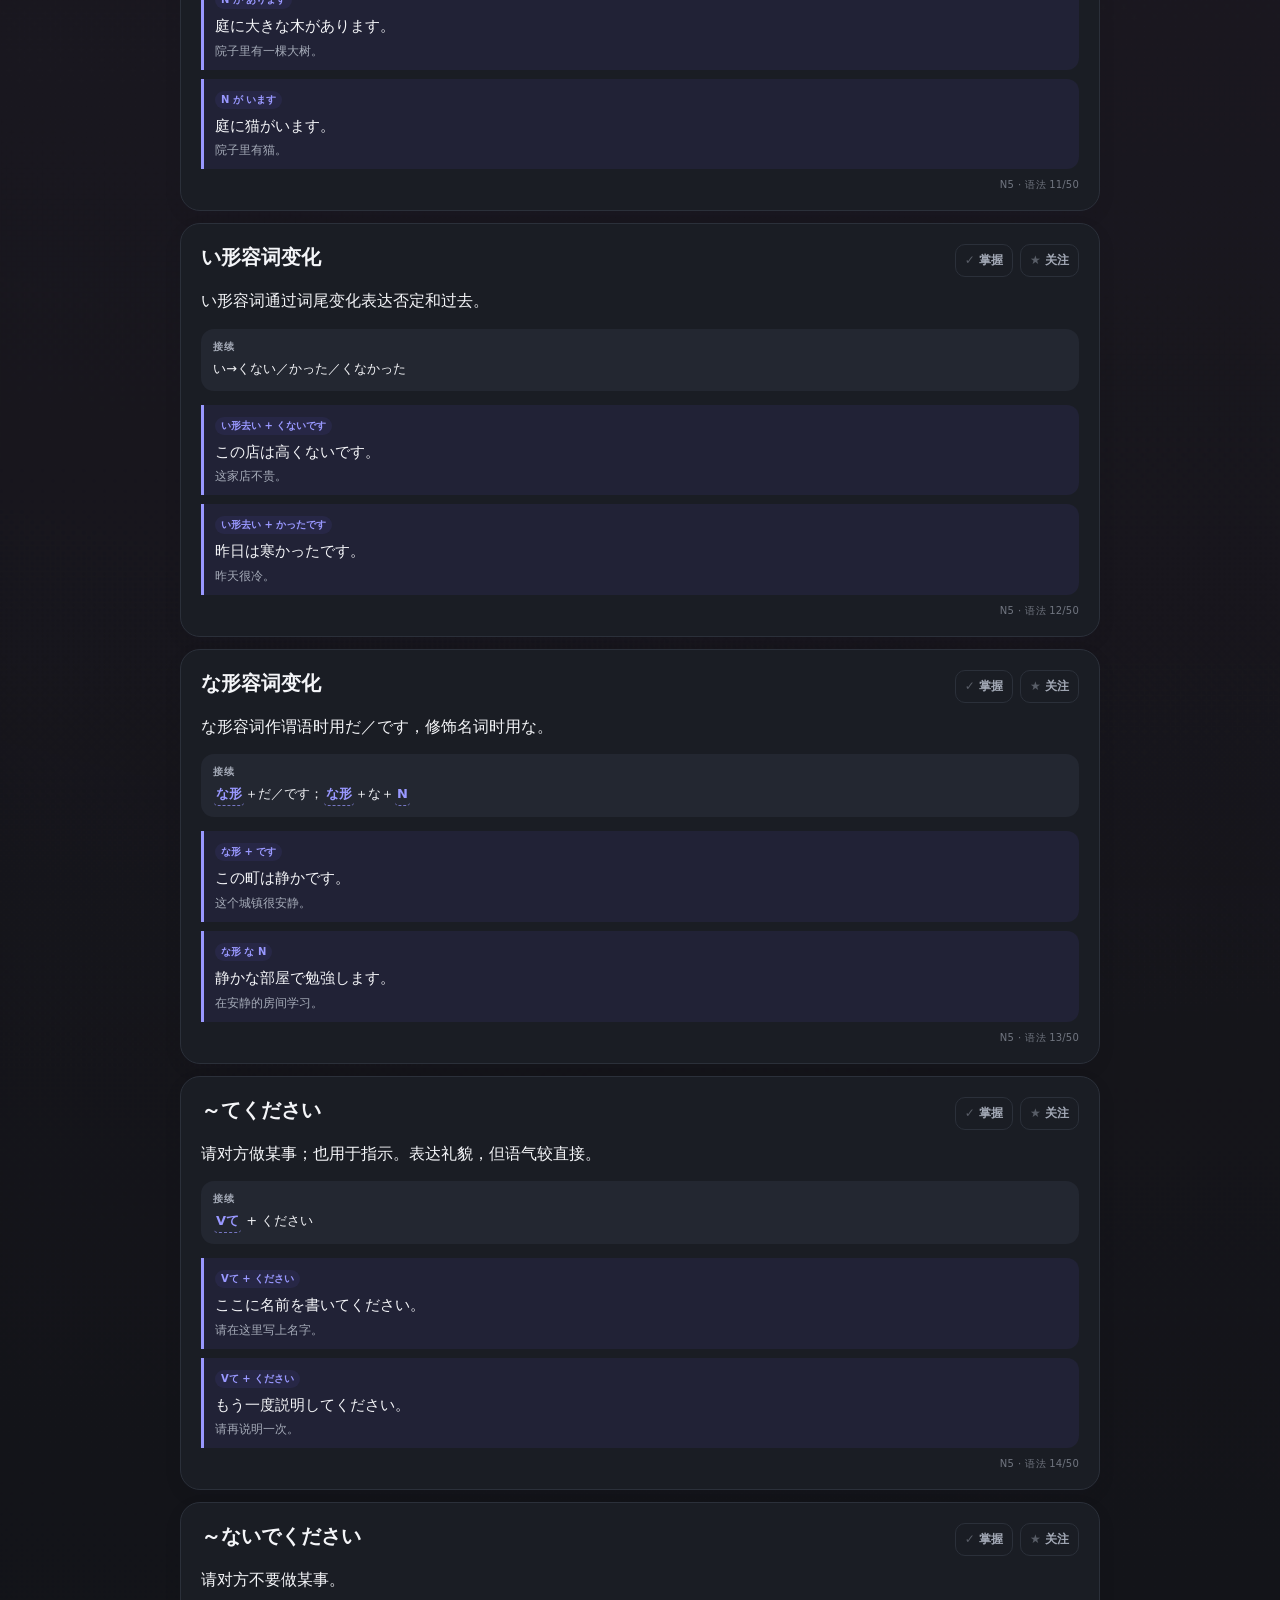
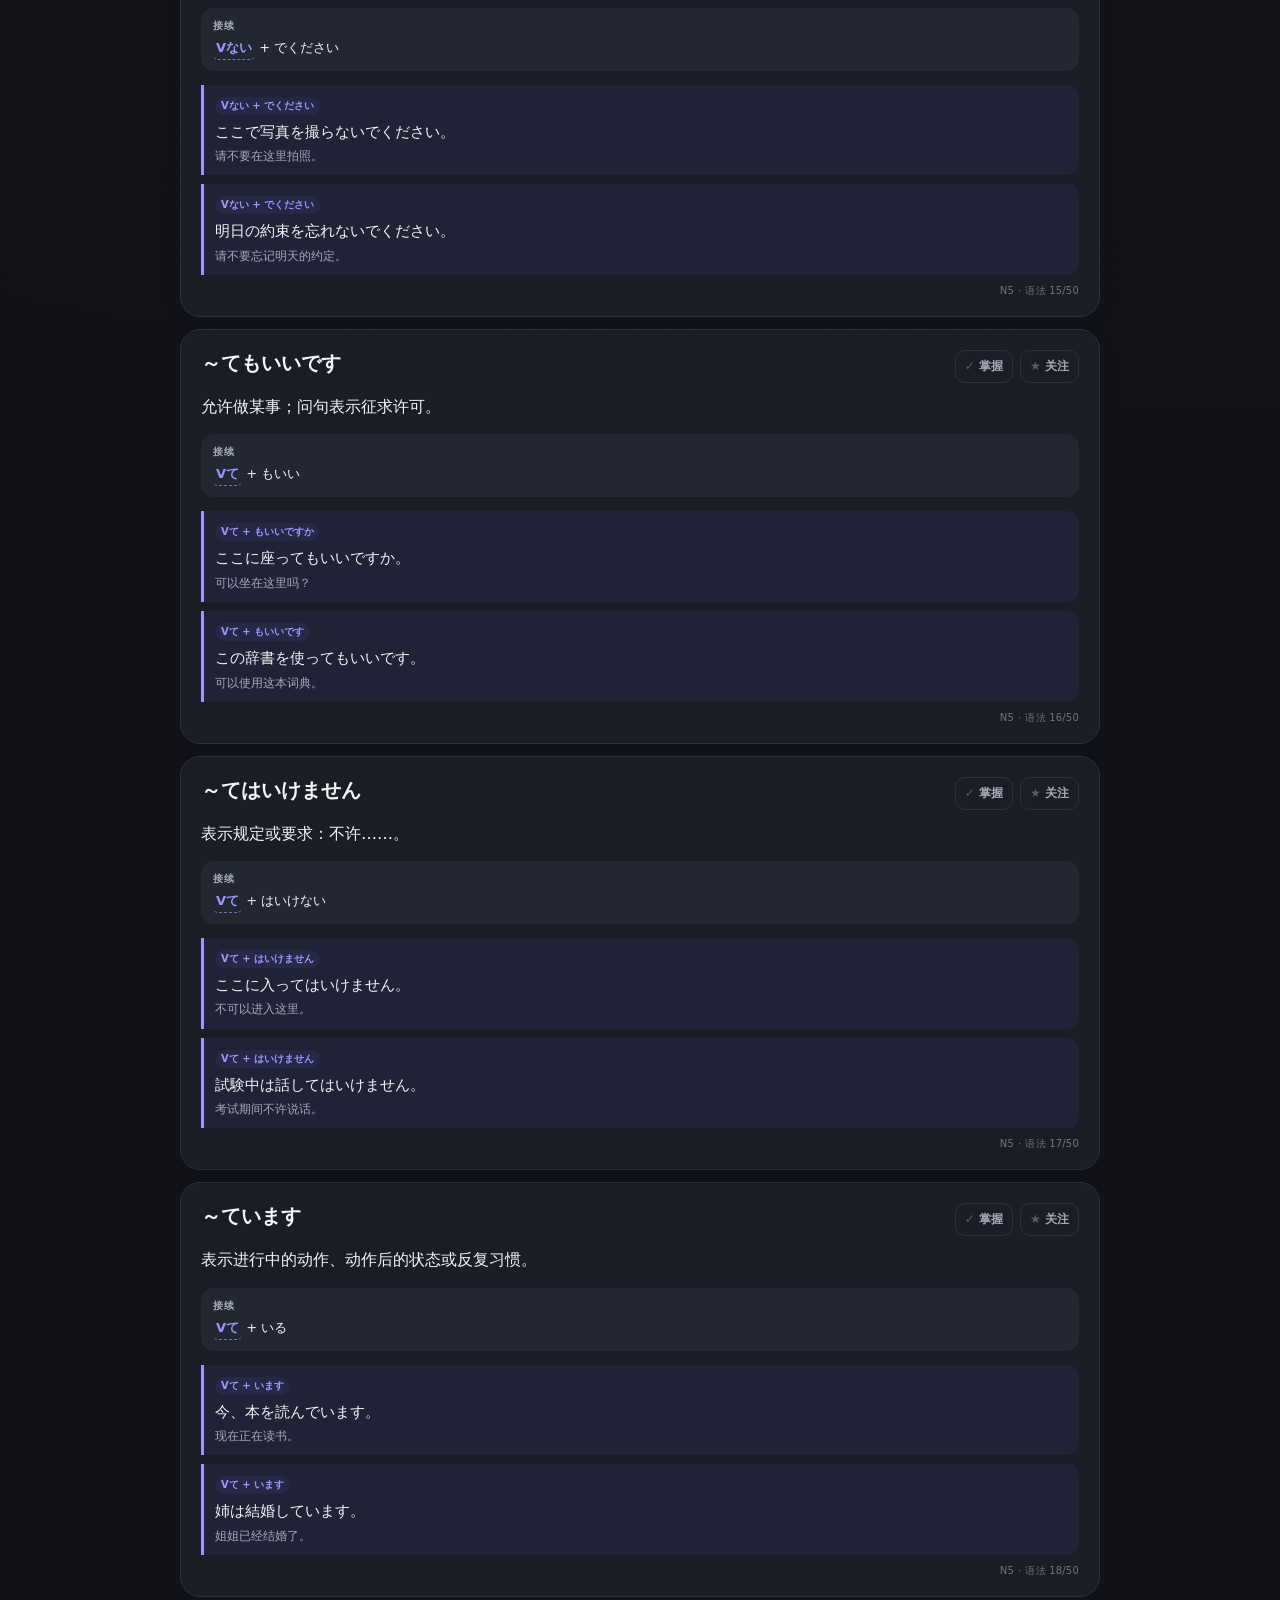
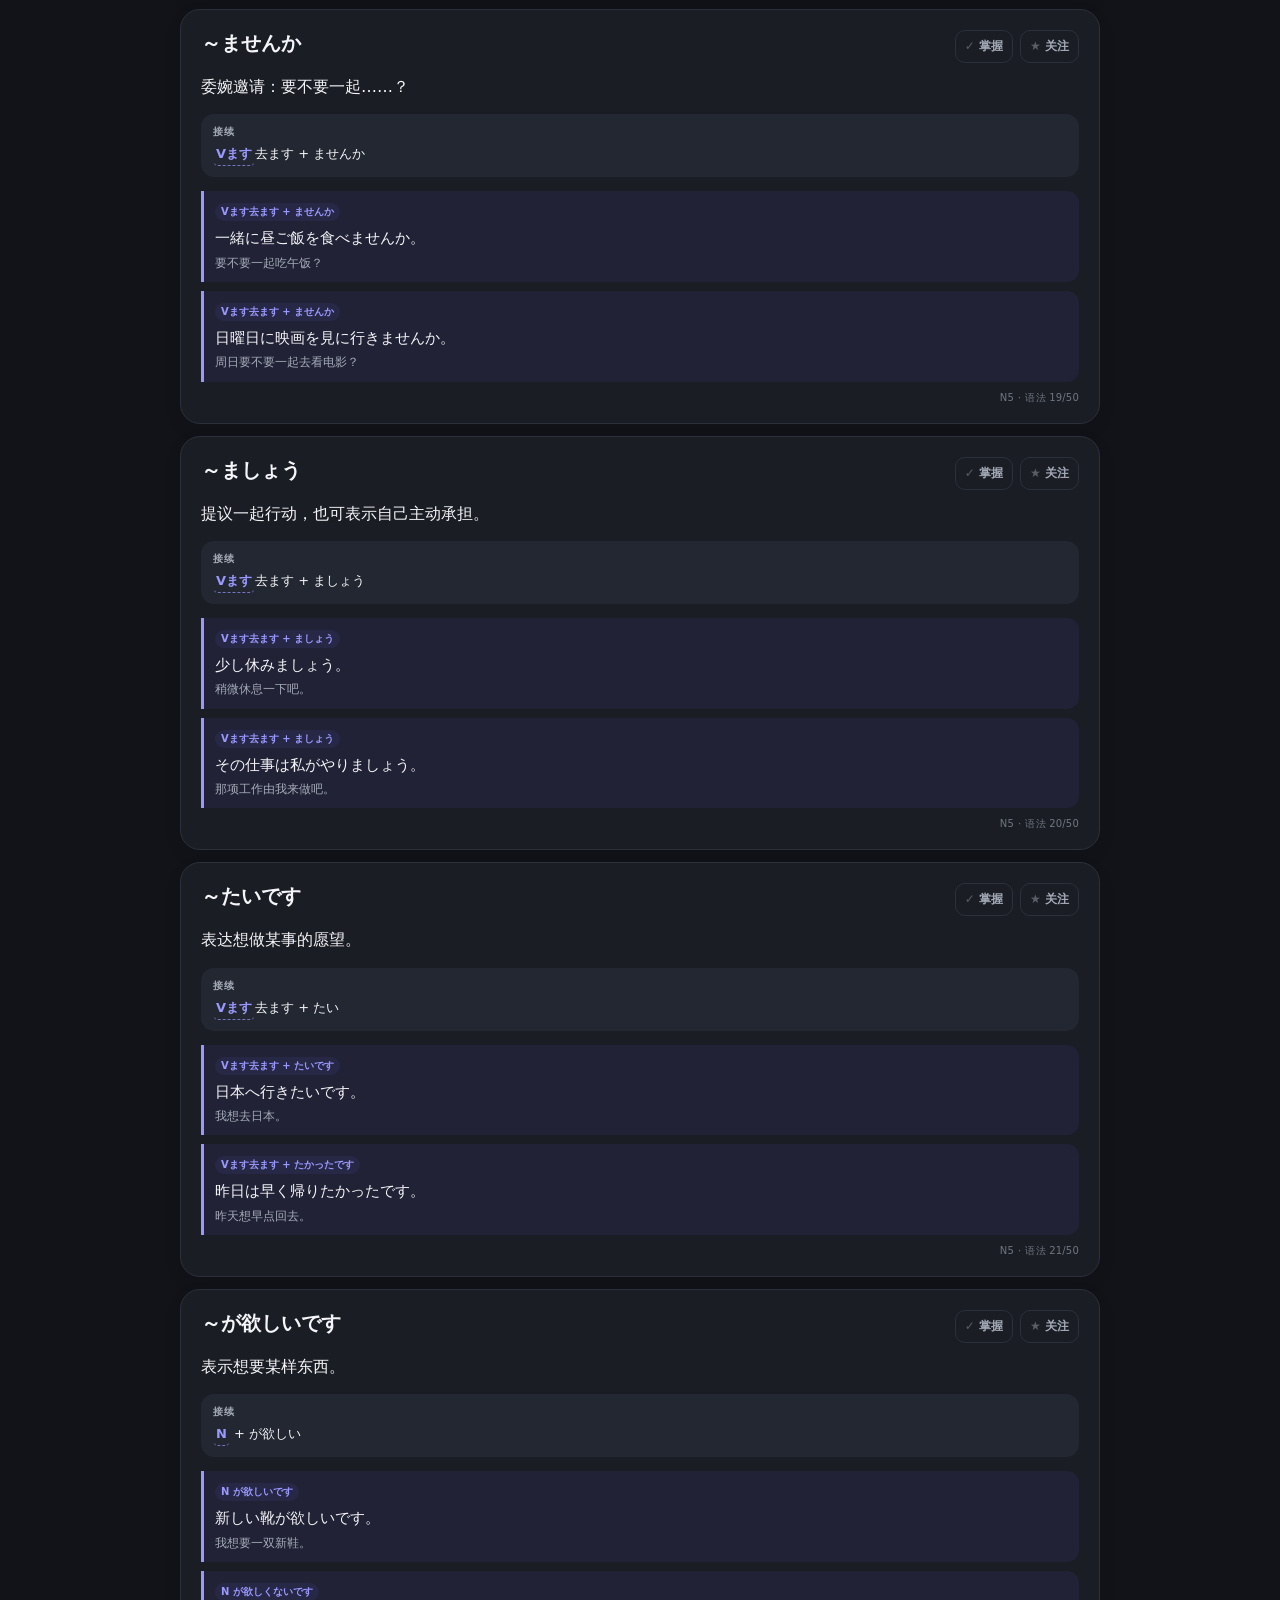
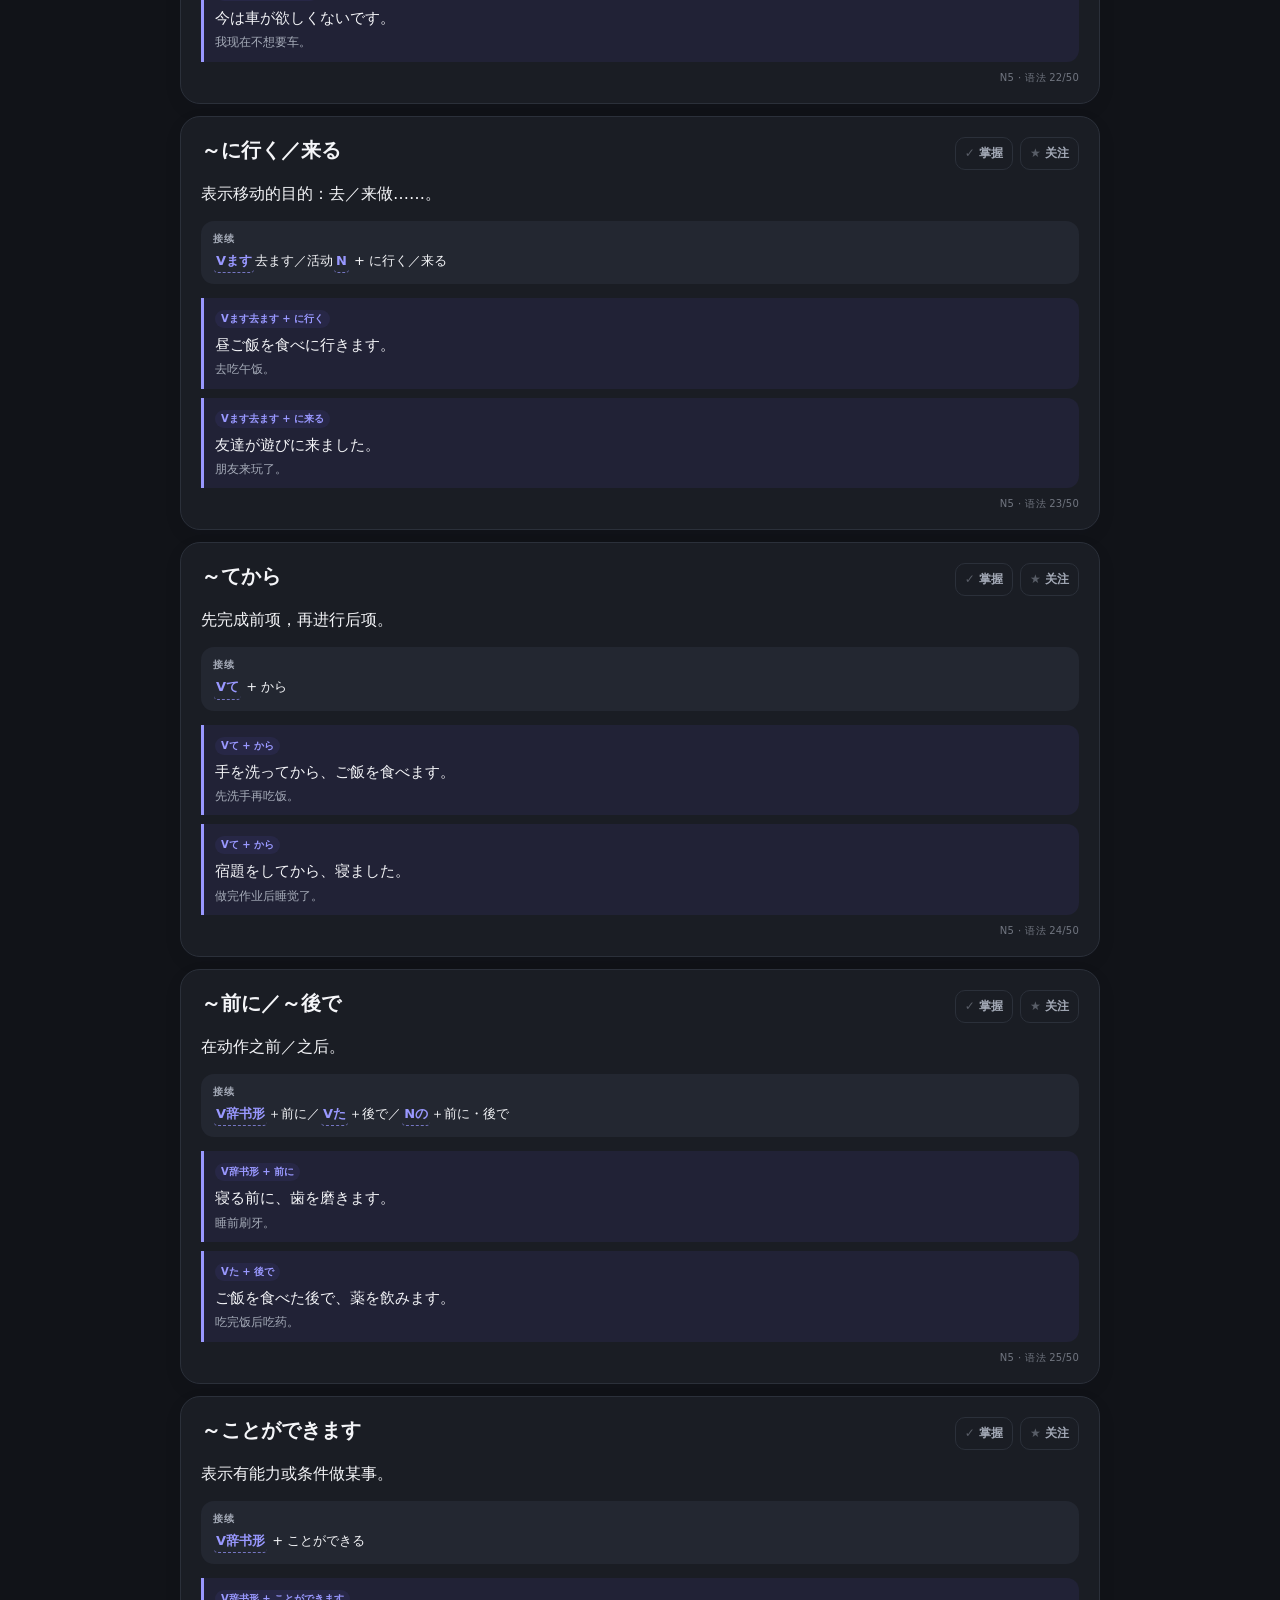
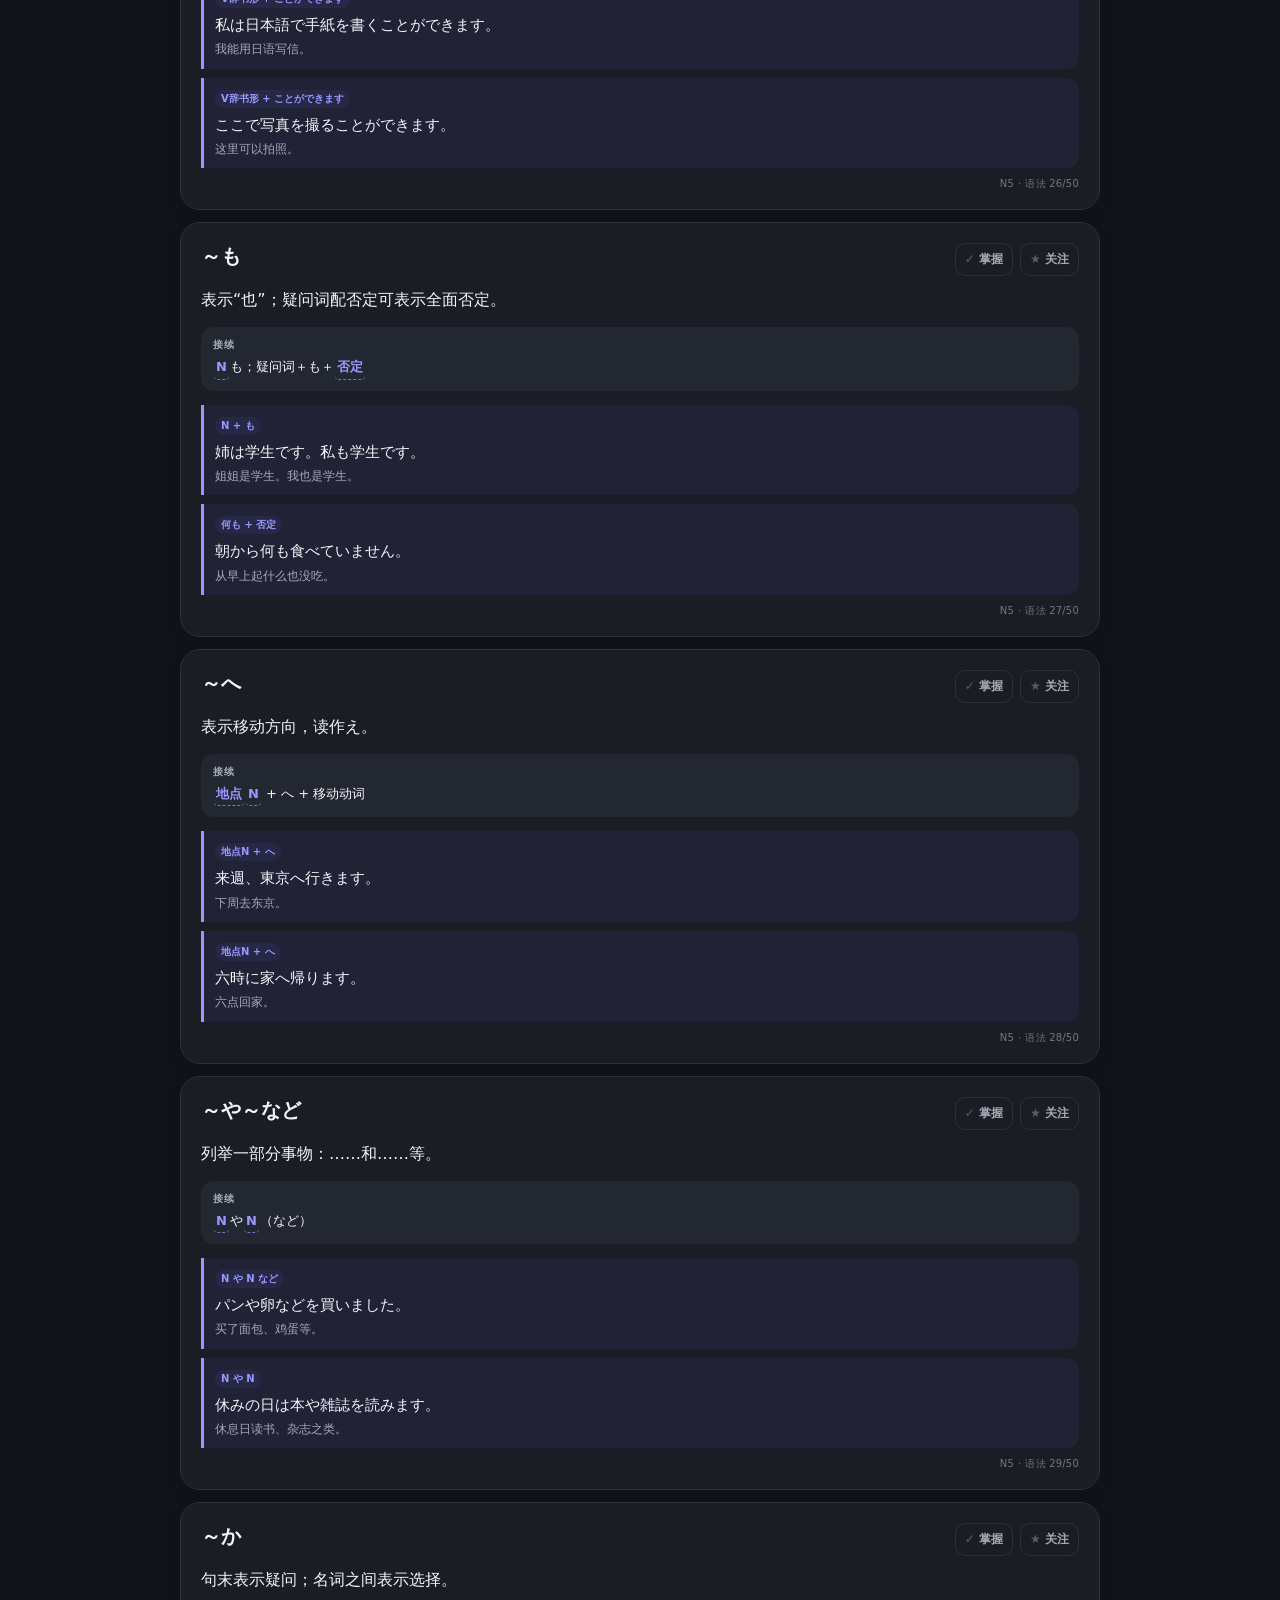
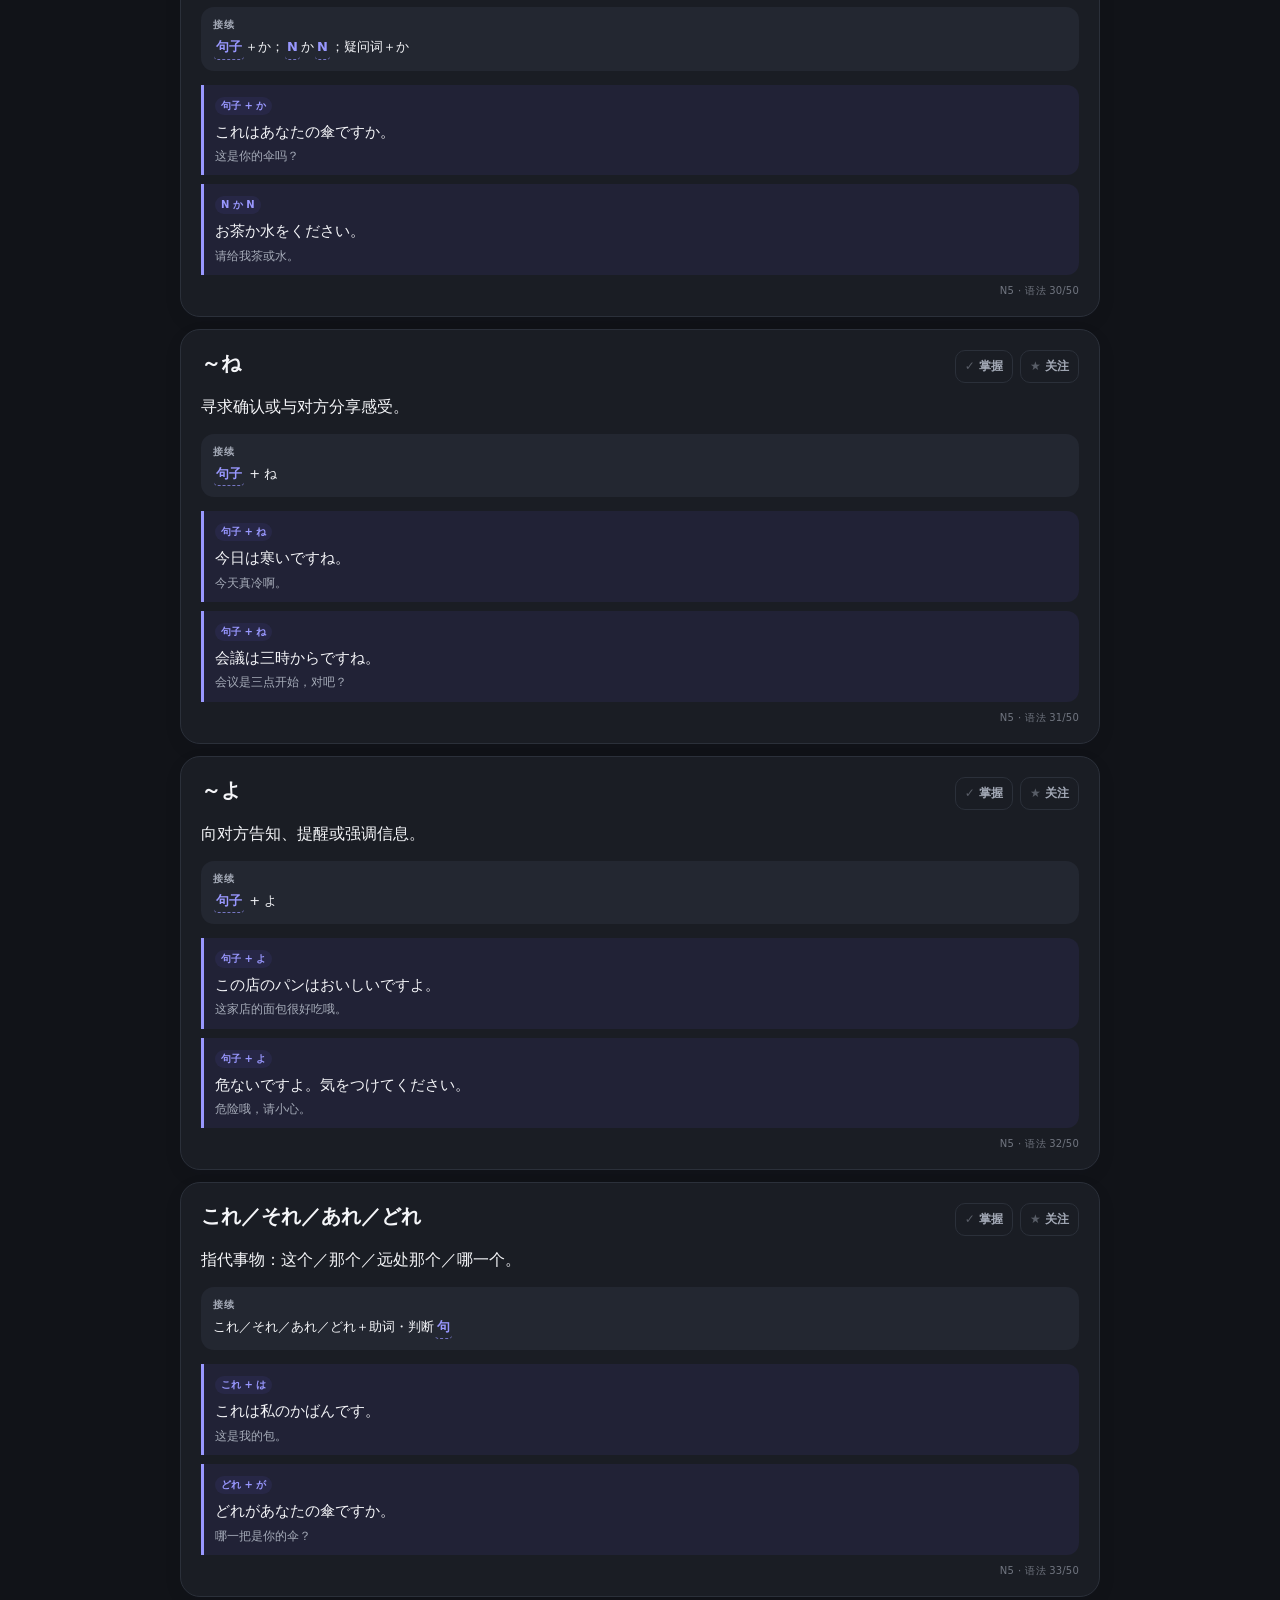
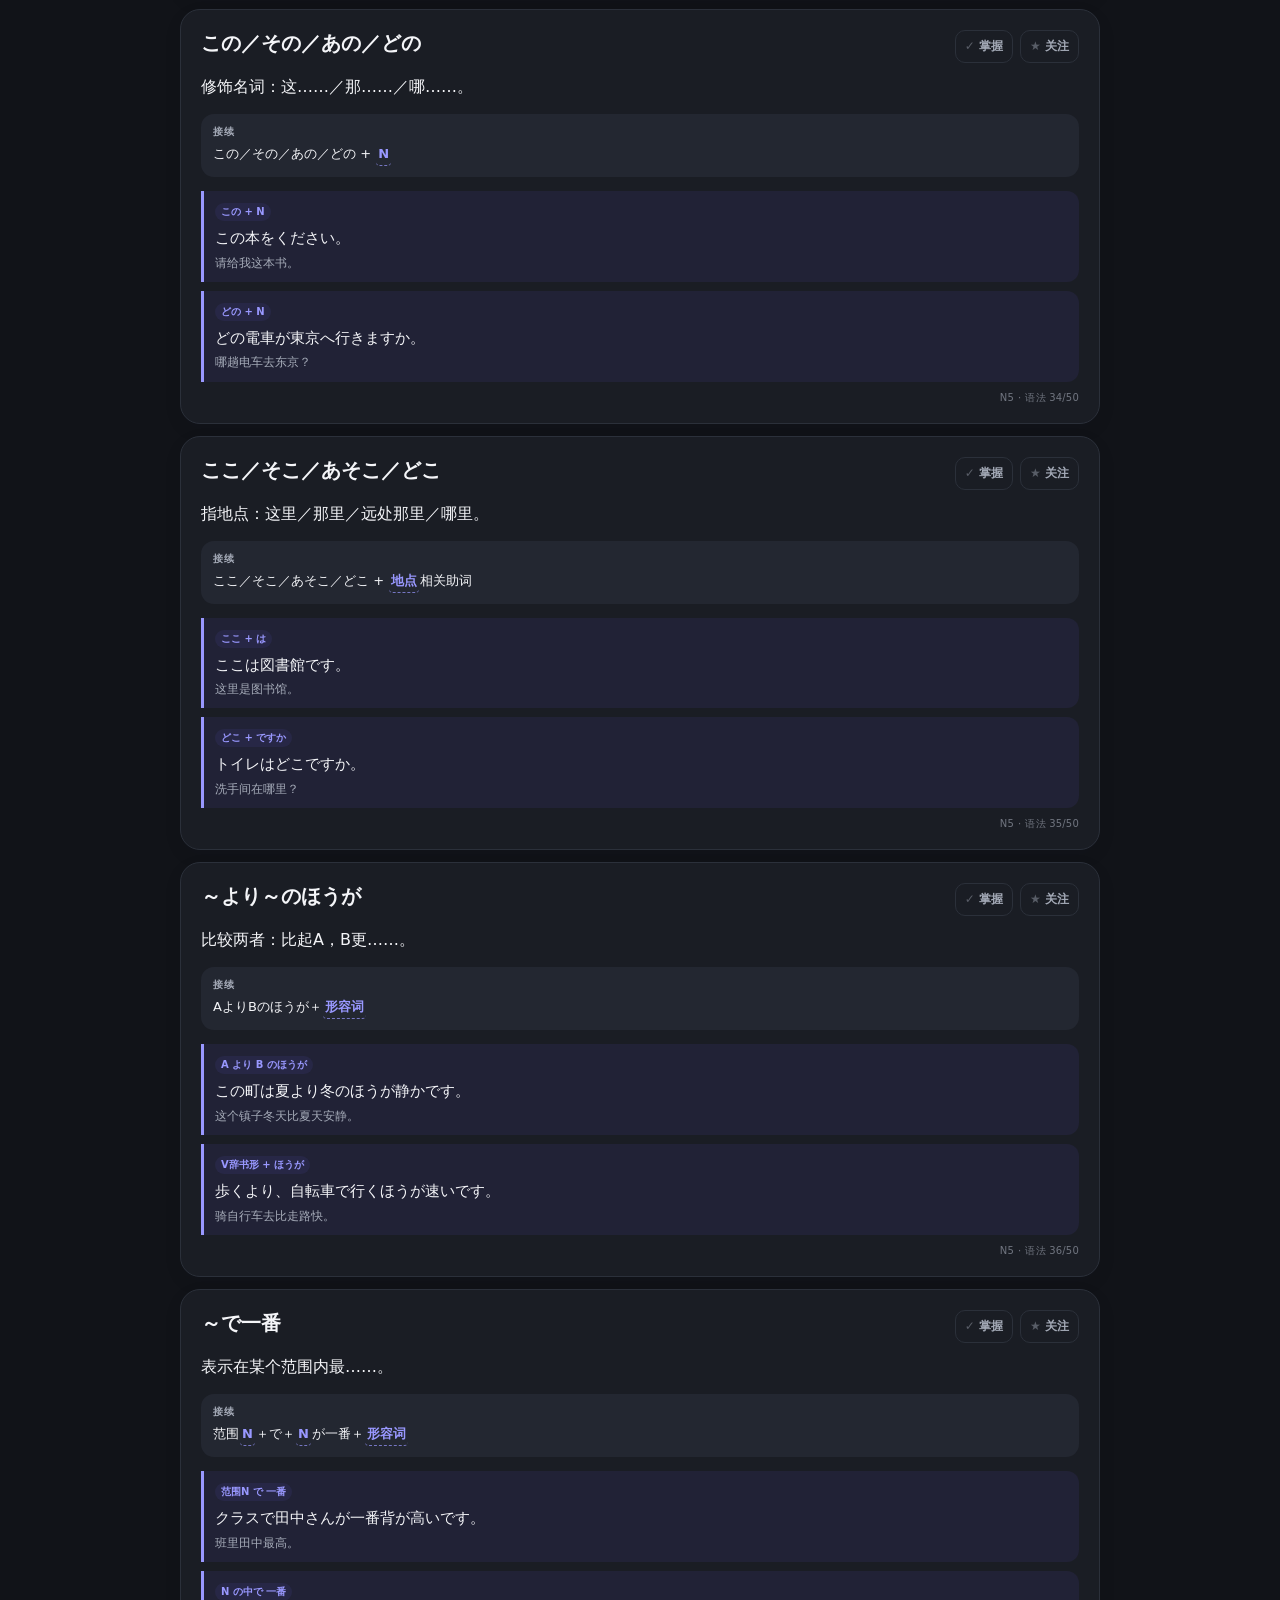
<file: viewport-diagnostics.html>
<!doctype html>
<html lang="zh-CN">
<head>
  <meta charset="utf-8" />
  <meta name="viewport" content="width=device-width, initial-scale=1, viewport-fit=cover" />
  <meta name="theme-color" content="#f6f7fb" />
  <meta name="description" content="面向中文母语者的 JLPT N5-N1 日语语法与词汇快速参考。" />
  <title>日语语法・词汇速查 | JLPT N5-N1</title>
  <link rel="stylesheet" href="styles.css?v=20260908-update-1" />
  <link rel="stylesheet" href="compact-nav.css?v=20260908-header-progress-1" />
  <link rel="stylesheet" href="card-gestures.css?v=20260907-interactions-3" />
  <link rel="stylesheet" href="grammar-details.css?v=20260907-interactions-3" />
</head>
<body class="dark" data-viewport-debug="1">
  <script>
    // Apply the saved choice before the first paint; new visitors start dark.
    try {
      document.body.classList.toggle('dark', localStorage.getItem('jlptQuickRef.theme') !== 'light');
    } catch (_) {}
  </script>
  <header class="topbar">
    <div class="brand">
      <div class="brand-mark">文</div>
      <div>
        <h1>JLPT-QUICKREF</h1>
        <p>JLPT N5 → N1 · 中文母语者向</p>
      </div>
    </div>

    <nav id="compactNav" class="compact-nav" aria-label="紧凑浏览控制">
      <div class="compact-main-controls">
        <div class="compact-type" aria-label="内容类型">
          <button type="button" class="compact-type-btn is-active" data-compact-type="grammar">语</button>
          <button type="button" class="compact-type-btn" data-compact-type="vocab">词</button>
        </div>
        <div class="compact-levels" aria-label="JLPT 等级">
          <button type="button" class="compact-level-btn is-active" data-compact-level="N5">5</button>
          <button type="button" class="compact-level-btn" data-compact-level="N4">4</button>
          <button type="button" class="compact-level-btn" data-compact-level="N3">3</button>
          <button type="button" class="compact-level-btn" data-compact-level="N2">2</button>
          <button type="button" class="compact-level-btn" data-compact-level="N1">1</button>
        </div>
      </div>
    </nav>

    <div class="topbar-actions">
      <div id="compactProgress" class="compact-progress" role="progressbar" aria-label="掌握进度" aria-valuemin="0" aria-valuemax="100" aria-valuenow="0">
        <span id="compactProgressPercent" aria-hidden="true">0%</span>
        <span class="compact-progress-track" aria-hidden="true"><span id="compactProgressBar"></span></span>
      </div>
      <button id="accountButton" class="icon-btn account-btn" type="button" aria-label="登录并同步学习进度" title="登录并同步学习进度">
        <svg viewBox="0 0 24 24" aria-hidden="true">
          <circle cx="12" cy="8" r="3.25" />
          <path d="M5.75 19c.55-3.35 2.63-5.25 6.25-5.25s5.7 1.9 6.25 5.25" />
        </svg>
        <span class="account-status-dot" aria-hidden="true"></span>
      </button>
    </div>
  <span id="viewportDebugStatus" role="status" style="position:absolute;left:18px;bottom:0;font:10px/1.3 sans-serif;color:#fbbf24;">诊断 v2 · 正在加载…</span></header>

  <aside class="floating-actions" aria-label="浏览操作">
    <button id="tocToggle" class="floating-icon-btn toc-toggle-btn" type="button" aria-haspopup="dialog" aria-expanded="false" aria-label="目录" title="目录">
      <svg viewBox="0 0 24 24" aria-hidden="true"><path d="M8 6h12M8 12h12M8 18h12" /><circle cx="3.5" cy="6" r="1" /><circle cx="3.5" cy="12" r="1" /><circle cx="3.5" cy="18" r="1" /></svg>
    </button>
    <div id="filterMenu" class="filter-menu" role="menu" aria-label="内容筛选" hidden>
      <button type="button" class="filter-option is-active" data-filter="all" role="menuitemradio" aria-checked="true">
        <span class="filter-option-icon" aria-hidden="true">☷</span><span>全部</span><span class="filter-option-count" data-filter-count="all">0</span>
      </button>
      <button type="button" class="filter-option" data-filter="mastered" role="menuitemradio" aria-checked="false">
        <span class="filter-option-icon" aria-hidden="true">✓</span><span>已掌握</span><span class="filter-option-count" data-filter-count="mastered">0</span>
      </button>
      <button type="button" class="filter-option" data-filter="unmastered" role="menuitemradio" aria-checked="false">
        <span class="filter-option-icon" aria-hidden="true">○</span><span>未掌握</span><span class="filter-option-count" data-filter-count="unmastered">0</span>
      </button>
      <button type="button" class="filter-option" data-filter="followed" role="menuitemradio" aria-checked="false">
        <span class="filter-option-icon" aria-hidden="true">★</span><span>关注</span><span class="filter-option-count" data-filter-count="followed">0</span>
      </button>
    </div>
    <button id="filterToggle" class="floating-icon-btn filter-toggle-btn" type="button" aria-haspopup="menu" aria-expanded="false" aria-controls="filterMenu" aria-label="筛选：全部" title="筛选：全部">
      <svg class="filter-icon" viewBox="0 0 24 24" aria-hidden="true"><path d="M3 4h18l-7 8v7l-4 2v-9Z" /></svg><span id="filterLabel" class="sr-only">全部</span>
    </button>
    <button id="backToTop" class="floating-icon-btn" type="button" aria-label="返回顶部" title="返回顶部"><svg viewBox="0 0 24 24" aria-hidden="true"><path d="M12 20V5m-7 7 7-7 7 7" /></svg></button>
  </aside>

  <aside id="updateNotice" class="update-notice" aria-label="网站更新" hidden>
    <p id="updateMessage" role="status" aria-live="polite">有新的内容或样式可用</p>
    <div class="update-actions">
      <button id="updateApply" type="button">更新并刷新</button>
      <button id="updateLater" type="button">稍后</button>
    </div>
  </aside>

  <main class="page-shell">
    <section class="controls panel sticky-controls">
      <div class="segmented" role="tablist" aria-label="内容类型">
        <button class="segment is-active" data-type="grammar" role="tab">语法 <span id="grammarCount" class="tab-count">0</span></button>
        <button class="segment" data-type="vocab" role="tab">词汇 <span id="vocabCount" class="tab-count">0</span></button>
      </div>

      <div class="level-row" aria-label="JLPT 等级">
        <button class="level-chip is-active" data-level="N5">N5</button>
        <button class="level-chip" data-level="N4">N4</button>
        <button class="level-chip" data-level="N3">N3</button>
        <button class="level-chip" data-level="N2">N2</button>
        <button class="level-chip" data-level="N1">N1</button>
      </div>
    </section>

    <section class="progress-panel panel">
      <div class="progress-head">
        <div>
          <span class="muted">掌握进度</span>
          <strong id="progressLabel">N5 · 语法</strong>
        </div>
        <span id="progressPercent">0%</span>
      </div>
      <div class="progress-track"><div id="progressBar" class="progress-bar"></div></div>
    </section>

    <section id="contentList" class="content-list" aria-live="polite"></section>

    <section id="loadMoreWrap" class="load-more-wrap panel" role="status" aria-live="polite" hidden>
      <span class="auto-load-indicator" aria-hidden="true"></span>
      <span id="loadMoreText" class="muted"></span>
    </section>

    <section id="emptyState" class="empty-state panel" hidden>
      <div class="empty-icon">あ</div>
      <h3>没有找到匹配内容</h3>
      <p>切换筛选条件或等级试试看。</p>
    </section>

    <section class="note panel">
      <strong>关于 JLPT 分级</strong>
      <p>JLPT 官方并未公布逐条固定的语法与词汇清单。本页等级划分综合常见教材与社区词表，定位是“快速参考”，不是官方出题范围声明。</p>
      <p>完整分级词汇底库部分数据改编自 Tomoshi Dictionary Open Data / JMdict，并按 CC BY-SA 4.0 提供。<a href="FULL_VOCAB_NOTICE.md">查看数据来源、署名与修改说明</a>。词汇按常用度参考排序，详情见 <a href="FREQUENCY_NOTICE.md">词频排序说明</a>。</p>
    </section>
  </main>

  <div id="authModal" class="modal-backdrop auth-modal-backdrop" hidden>
    <section class="info-modal auth-modal-card" role="dialog" aria-modal="true" aria-labelledby="authModalTitle">
      <div class="modal-handle"></div>
      <header class="modal-head">
        <div>
          <span class="modal-eyebrow">Cloud Progress</span>
          <h3 id="authModalTitle">账号与进度同步</h3>
        </div>
        <button id="authModalClose" type="button" class="modal-close" aria-label="关闭">×</button>
      </header>
      <div class="modal-body auth-modal-body">
        <button id="themeToggle" class="auth-theme-toggle" type="button" aria-pressed="false">
          <span><span aria-hidden="true">◐</span> 深色模式</span>
          <span class="theme-state" aria-hidden="true">已关闭</span>
        </button>
        <section class="offline-settings" aria-labelledby="offlineTitle">
          <strong id="offlineTitle">离线浏览</strong>
          <p id="offlineStatus" role="status" aria-live="polite">正在检查离线资源…</p>
          <progress id="offlineProgress" max="100" value="0" aria-label="离线资源下载进度" hidden></progress>
          <div class="offline-buttons">
            <button id="offlineDownload" class="auth-secondary-btn" type="button" disabled>下载全部资源</button>
            <button id="offlineRefresh" class="auth-secondary-btn" type="button" hidden>立即刷新</button>
            <button id="offlineClear" class="auth-secondary-btn" type="button" hidden>删除离线资源</button>
          </div>
          <p class="auth-note">包含 N5–N1 全部语法、词汇、例句和详情。出发前请保持页面打开，等待下载完成，再用飞行模式打开一次。清理浏览器数据可能移除离线内容。</p>
        </section>
        <div id="authSignedOut">
          <p class="modal-summary">登录后，掌握与关注进度会安全地保存到云端，并可在其他设备上继续使用。</p>
          <form id="authForm" class="auth-form">
            <label>
              <span>邮箱</span>
              <input id="authEmail" type="email" inputmode="email" autocomplete="email" required placeholder="name@example.com" />
            </label>
            <label>
              <span>密码</span>
              <input id="authPassword" type="password" autocomplete="current-password" minlength="6" required placeholder="至少 6 位" />
            </label>
            <button id="authLogin" type="submit" class="auth-primary-btn">登录</button>
          </form>
          <p class="auth-note">当前已关闭新用户注册；已有账号首次登录时会合并本机已有进度。</p>
        </div>
        <div id="authSignedIn" hidden>
          <div class="auth-account-row">
            <span class="auth-avatar" aria-hidden="true">日</span>
            <div><span class="muted">当前账号</span><strong id="authCurrentEmail"></strong></div>
          </div>
          <div class="auth-sync-row">
            <span id="authSyncIndicator" class="auth-sync-indicator" aria-hidden="true"></span>
            <div><strong>掌握与关注</strong><span id="authSyncStatus">正在连接…</span></div>
          </div>
          <button id="authSignout" type="button" class="auth-secondary-btn">退出登录</button>
        </div>
        <p id="authMessage" class="auth-message" role="status" aria-live="polite"></p>
      </div>
    </section>
  </div>

  <script>
    window.addEventListener('error', function (event) {
      if (event.filename && event.filename.indexOf('viewport-debug.js') !== -1) {
        document.getElementById('viewportDebugStatus').textContent = '诊断 v2 · 启动失败：' + event.message;
      }
    });
  </script>
  <script onerror="document.getElementById('viewportDebugStatus').textContent='诊断 v2 · 脚本加载失败，请刷新'" src="viewport-debug.js?v=20260908-viewport-debug-2"></script>
  <script src="data/base.js"></script>
  <script src="data/n5.js"></script>
  <script src="data/n4.js"></script>
  <script src="data/n3.js"></script>
  <script src="data/n2.js"></script>
  <script src="data/n1.js"></script>
  <script src="data/extra-base.js"></script>
  <script src="data/extra-n5.js"></script>
  <script src="data/extra-n4.js"></script>
  <script src="data/extra-n3.js"></script>
  <script src="data/extra-n2.js"></script>
  <script src="data/extra-n1.js"></script>
  <script src="data/full-vocab.js"></script>
  <script src="data/vocab-order.js"></script>
  <script src="data/vocab-examples-review.js"></script>
  <script src="data/vocab-examples-highfreq-n5.js"></script>
  <script src="data/vocab-examples-highfreq-n4.js"></script>
  <script src="data/vocab-examples-highfreq-n3.js"></script>
  <script src="data/vocab-examples-highfreq-n2.js"></script>
  <script src="data/vocab-examples-highfreq-n1.js"></script>
  <script src="data/grammar-terms.js"></script>
  <script src="data/conjugation.js"></script>
  <script src="data/grammar-examples-base.js"></script>
  <script src="data/grammar-examples-n5.js"></script>
  <script src="data/grammar-examples-n4.js"></script>
  <script src="data/grammar-examples-n3.js"></script>
  <script src="data/grammar-examples-n2.js"></script>
  <script src="data/grammar-examples-n1.js"></script>
  <script src="data/grammar-examples-curated.js"></script>
  <script src="data/grammar-example-labels.js"></script>
  <script src="data/grammar-examples-review.js"></script>
  <script src="data/grammar-lessons-n5.js"></script>
  <script src="data/grammar-lessons-n4.js"></script>
  <script src="data/grammar-lessons-n3.js"></script>
  <script src="data/grammar-lessons-n2.js"></script>
  <script src="data/grammar-lessons-n1.js"></script>
  <script src="data/grammar-lessons.js"></script>
  <script src="vendor/supabase-2.116.0.js"></script>
  <script src="supabase-progress.js?v=20260908-offline-1"></script>
  <script src="tap-dismiss.js?v=20260908-tap-dismiss-1"></script>
  <script src="card-gestures.js?v=20260907-interactions-1"></script>
  <script src="ios-scroll-guard.js?v=20260908-native-top-1"></script>
  <script src="app.js?v=20260908-scroll-guard-1"></script>
  <script src="grammar-details-renderer.js?v=20260907-grammar-lessons-2"></script>
  <script src="grammar-details-ui.js?v=20260908-tap-dismiss-1"></script>
  <script src="compact-nav.js?v=20260908-header-progress-1"></script>
  <script src="offline.js?v=20260908-update-1"></script>
</body>
</html>
</file>
<file: styles.css>
:root {
  --bg: #f5f6fa;
  --panel: rgba(255,255,255,.88);
  --panel-solid: #ffffff;
  --text: #171923;
  --muted: #6b7280;
  --line: #e7e9ef;
  --accent: #5b5bd6;
  --accent-soft: #ececff;
  --accent-2: #e96d8b;
  --shadow: 0 12px 34px rgba(25, 28, 45, .07);
  --radius: 22px;
  --code-bg: #f3f4f8;
  --topbar-height: 69px;
}

* { box-sizing: border-box; }
html { scroll-behavior: smooth; }
body {
  margin: 0;
  font-family: Inter, ui-sans-serif, system-ui, -apple-system, BlinkMacSystemFont, "Segoe UI", "Noto Sans SC", "Noto Sans JP", sans-serif;
  color: var(--text);
  background:
    radial-gradient(circle at 15% -10%, rgba(91,91,214,.12), transparent 34%),
    radial-gradient(circle at 90% 5%, rgba(233,109,139,.10), transparent 28%),
    var(--bg);
  min-height: 100vh;
}
html.modal-open { overflow: hidden; overscroll-behavior: none; }
body.modal-open {
  position: fixed; left: 0; right: 0; width: 100%;
  overflow: hidden; overscroll-behavior: none;
}

body.dark {
  --bg: #111318;
  --panel: rgba(26,29,36,.88);
  --panel-solid: #1a1d24;
  --text: #f4f5f8;
  --muted: #a5abb8;
  --line: #2b303a;
  --accent: #9998ff;
  --accent-soft: #2a294b;
  --accent-2: #ff9ab1;
  --shadow: 0 12px 34px rgba(0,0,0,.22);
  --code-bg: #232731;
}

button, input { font: inherit; }
button { color: inherit; }
a { color: var(--accent); text-underline-offset: 3px; }
.sr-only {
  position: absolute; width: 1px; height: 1px; padding: 0; margin: -1px;
  overflow: hidden; clip: rect(0, 0, 0, 0); white-space: nowrap; border: 0;
}

.topbar {
  position: -webkit-sticky;
  position: sticky;
  top: 0;
  left: 0;
  right: 0;
  width: 100%;
  height: var(--topbar-height);
  z-index: 50;
  display: flex;
  align-items: center;
  justify-content: space-between;
  padding: 14px max(18px, env(safe-area-inset-right)) 14px max(18px, env(safe-area-inset-left));
  background: color-mix(in srgb, var(--bg) 84%, transparent);
  -webkit-backdrop-filter: blur(18px);
  backdrop-filter: blur(18px);
  border-bottom: 1px solid color-mix(in srgb, var(--line) 80%, transparent);
}
.brand { display: flex; gap: 11px; align-items: center; }
.brand-mark {
  width: 40px; height: 40px; border-radius: 13px;
  display: grid; place-items: center;
  color: white; font-weight: 800; font-size: 21px;
  background: linear-gradient(145deg, var(--accent), var(--accent-2));
  box-shadow: 0 8px 18px rgba(91,91,214,.22);
}
.brand h1 { font-size: 16px; line-height: 1.2; margin: 0; }
.brand p { font-size: 11px; margin: 4px 0 0; color: var(--muted); }
.icon-btn, .floating-icon-btn {
  border: 1px solid var(--line); background: var(--panel-solid);
  border-radius: 13px; cursor: pointer; box-shadow: var(--shadow);
}
.icon-btn { width: 40px; height: 40px; }
.topbar-actions { display: flex; align-items: center; gap: 8px; flex: 0 0 auto; }
.account-btn { position: relative; display: grid; place-items: center; padding: 0; }
.account-btn svg {
  width: 21px; height: 21px; fill: none; stroke: currentColor; stroke-width: 1.7;
  stroke-linecap: round; stroke-linejoin: round;
}
.account-status-dot {
  position: absolute; right: 3px; bottom: 3px; width: 8px; height: 8px;
  border: 2px solid var(--panel-solid); border-radius: 50%; background: var(--muted);
}
.account-btn[data-sync-state="synced"] .account-status-dot { background: #20a36a; }
.account-btn[data-sync-state="syncing"] .account-status-dot { background: #e4a11b; }
.account-btn[data-sync-state="error"] .account-status-dot { background: #db4b5f; }

.page-shell { width: min(920px, calc(100% - 28px)); margin: 18px auto 64px; }
.panel {
  background: var(--panel);
  border: 1px solid color-mix(in srgb, var(--line) 90%, transparent);
  border-radius: var(--radius);
  box-shadow: var(--shadow);
  backdrop-filter: blur(12px);
}

.controls { margin-top: 14px; padding: 16px; display: grid; gap: 13px; }
.page-shell > .controls:first-child { margin-top: 0; }
.sticky-controls { position: sticky; top: calc(var(--topbar-height) + 10px); z-index: 30; }
.segmented { display: grid; grid-template-columns: 1fr 1fr; background: var(--code-bg); padding: 4px; border-radius: 15px; }
.segment { border: 0; background: transparent; padding: 10px 14px; border-radius: 11px; cursor: pointer; color: var(--muted); font-weight: 700; }
.segment.is-active { background: var(--panel-solid); color: var(--text); box-shadow: 0 3px 10px rgba(0,0,0,.05); }
.tab-count { display: inline-block; margin-left: 5px; padding: 2px 7px; border-radius: 7px; background: var(--code-bg); color: var(--muted); font-size: 13px; line-height: 1.4; font-variant-numeric: tabular-nums; }
.segment.is-active .tab-count { background: var(--accent-soft); color: var(--accent); }
.level-row { display: grid; grid-template-columns: repeat(5, 1fr); gap: 8px; }
.level-chip { border: 1px solid var(--line); background: transparent; border-radius: 12px; padding: 8px; cursor: pointer; font-weight: 800; }
.level-chip.is-active { border-color: var(--accent); background: var(--accent-soft); color: var(--accent); }

.progress-panel { margin-top: 14px; padding: 14px 17px; }
.progress-head { display: flex; justify-content: space-between; align-items: end; margin-bottom: 9px; }
.progress-head > div { display: grid; gap: 2px; }
.muted { color: var(--muted); font-size: 11px; }
.progress-head strong { font-size: 14px; }
#progressPercent { font-size: 12px; color: var(--muted); }
.progress-track { height: 7px; border-radius: 999px; background: var(--code-bg); overflow: hidden; }
.progress-bar { height: 100%; width: 0; background: linear-gradient(90deg, var(--accent), var(--accent-2)); border-radius: inherit; transition: width .2s ease; }

.content-list { display: grid; gap: 12px; margin-top: 14px; }
.card {
  scroll-margin-top: 248px;
  padding: 20px;
  border-radius: 20px;
  background: var(--panel-solid);
  border: 1px solid var(--line);
  box-shadow: 0 6px 22px rgba(24,27,40,.045);
}
.card-head { display: flex; justify-content: space-between; gap: 16px; align-items: flex-start; }
.card-title-wrap { min-width: 0; }
.card h3 { margin: 0; font-size: 20px; line-height: 1.35; word-break: break-word; }
.card-actions { flex: 0 0 auto; display: flex; align-items: center; gap: 7px; flex-wrap: wrap; justify-content: flex-end; }
.status-btn {
  flex: 0 0 auto; border: 1px solid var(--line); background: transparent; border-radius: 10px;
  padding: 7px 9px; cursor: pointer; color: var(--muted); font-size: 12px;
}
.status-btn { font-weight: 750; }
.status-btn span { opacity: .45; }
.mastery-btn.is-active { border-color: color-mix(in srgb, #20a36a 58%, var(--line)); background: color-mix(in srgb, #20a36a 13%, transparent); color: #168557; }
.follow-btn.is-active { border-color: color-mix(in srgb, var(--accent-2) 58%, var(--line)); background: color-mix(in srgb, var(--accent-2) 13%, transparent); color: var(--accent-2); }
.status-btn.is-active span { opacity: 1; }
body.dark .mastery-btn.is-active { color: #68d6a3; }
.grammar-term:hover { background: var(--accent-soft); }
.meaning { margin: 10px 0 0; color: var(--text); line-height: 1.7; }
.meta-grid { display: grid; grid-template-columns: 1fr 1fr; gap: 10px; margin-top: 14px; }
.meta-grid.single { grid-template-columns: 1fr; }
.meta-box { padding: 11px 12px; background: var(--code-bg); border-radius: 13px; }
.meta-box label { display: block; color: var(--muted); font-size: 10px; font-weight: 800; margin-bottom: 4px; text-transform: uppercase; letter-spacing: .05em; }
.meta-box span { font-size: 13px; line-height: 1.7; }
.connection-box span { display: block; }
.grammar-term {
  display: inline; border: 0; border-bottom: 1px dashed color-mix(in srgb, var(--accent) 70%, transparent);
  padding: 0 2px; margin: 0 1px; background: transparent; color: var(--accent); cursor: help;
  font-weight: 750; line-height: inherit; border-radius: 4px;
}
.examples { display: grid; gap: 9px; margin-top: 14px; }
.example { position: relative; border-left: 3px solid var(--accent); padding: 9px 11px; background: color-mix(in srgb, var(--accent-soft) 46%, transparent); border-radius: 0 12px 12px 0; }
.example-cover { display: inline-flex; margin-bottom: 5px; padding: 2px 6px; border-radius: 999px; font-size: 10px; font-weight: 800; color: var(--accent); background: color-mix(in srgb, var(--accent-soft) 78%, transparent); }
.example-jp { font-size: 15px; line-height: 1.7; }
.example-zh { margin-top: 2px; color: var(--muted); font-size: 12px; line-height: 1.6; }
.note-line { margin-top: 11px; color: var(--muted); font-size: 12px; line-height: 1.6; }
.card-internal-meta {
  display: flex; justify-content: flex-end; align-items: center; gap: 4px;
  margin-top: 11px; color: var(--muted); font-size: 10px; line-height: 1;
  opacity: .62; letter-spacing: .02em; user-select: none;
}

.vocab-line { display: flex; gap: 12px; align-items: baseline; flex-wrap: wrap; }
.vocab-word { font-size: 23px; font-weight: 800; }
.vocab-reading { color: var(--accent); font-weight: 700; }
.vocab-pos { color: var(--muted); font-size: 11px; background: var(--code-bg); padding: 3px 7px; border-radius: 999px; }
.vocab-pos-action { border: 0; color: var(--accent); font-weight: 800; cursor: pointer; }
.vocab-pos-action:hover { background: var(--accent-soft); }
.vocab-pos-action:focus-visible { outline: 2px solid color-mix(in srgb, var(--accent) 48%, transparent); outline-offset: 2px; }

.load-more-wrap { margin-top: 14px; min-height: 48px; padding: 12px 16px; display: flex; align-items: center; justify-content: center; gap: 9px; }
.load-more-wrap[hidden] { display: none; }
.load-more-wrap .muted { line-height: 1.5; }
.auto-load-indicator {
  width: 14px; height: 14px; flex: 0 0 auto; border: 2px solid var(--line);
  border-top-color: var(--accent); border-radius: 50%; animation: auto-load-spin .8s linear infinite;
}
@keyframes auto-load-spin { to { transform: rotate(360deg); } }

.empty-state { margin-top: 14px; padding: 34px 20px; text-align: center; }
.empty-icon { width: 54px; height: 54px; display: grid; place-items: center; margin: 0 auto 12px; border-radius: 18px; background: var(--accent-soft); color: var(--accent); font-size: 25px; font-weight: 800; }
.empty-state h3 { margin: 0 0 6px; }
.empty-state p { margin: 0; color: var(--muted); }
.note { margin-top: 18px; padding: 18px 20px; }
.note p { margin: 7px 0 0; color: var(--muted); font-size: 12px; line-height: 1.75; }

.floating-actions {
  position: fixed; z-index: 80;
  right: 18px;
  right: max(18px, env(safe-area-inset-right));
  bottom: max(env(safe-area-inset-bottom, 0px), var(--action-bottom-offset, 0px));
  display: grid; justify-items: end; gap: 9px;
}
.floating-icon-btn { display: grid; place-items: center; width: 44px; height: 44px; padding: 0; color: var(--muted); line-height: 1; }
.floating-icon-btn svg { width: 22px; height: 22px; fill: none; stroke: currentColor; stroke-width: 1.8; stroke-linecap: round; stroke-linejoin: round; }
.floating-icon-btn.has-filter, .floating-icon-btn[aria-expanded="true"] { color: var(--accent); background: var(--accent-soft); border-color: var(--accent); }
.filter-menu {
  position: absolute; right: calc(100% + 8px); bottom: 53px;
  max-width: calc(100vw - 84px);
  width: 210px; padding: 7px; display: grid; gap: 3px;
  border: 1px solid var(--line); border-radius: 18px;
  background: var(--panel-solid); box-shadow: 0 16px 44px rgba(20,23,36,.18);
}
.filter-menu[hidden] { display: none; }
.filter-option {
  width: 100%; min-height: 46px; border: 0; border-radius: 12px; padding: 6px 9px;
  display: grid; grid-template-columns: 28px minmax(0, 1fr) auto; align-items: center; column-gap: .5em;
  background: transparent; color: var(--muted); text-align: left; cursor: pointer; font-size: 14px; font-weight: 750;
}
.filter-option:hover, .filter-option:focus-visible { background: var(--code-bg); outline: none; }
.filter-option.is-active { color: var(--accent); background: var(--accent-soft); }
.filter-option-icon {
  width: 28px; height: 28px; display: grid; place-items: center; border-radius: 9px;
  background: var(--code-bg); color: var(--muted); font-size: 15px; line-height: 1;
}
.filter-option.is-active .filter-option-icon { background: var(--panel-solid); color: var(--accent); }
.filter-option-count {
  justify-self: end; min-width: 28px; height: 28px; padding: 0 7px;
  display: inline-grid; place-items: center; border: 1px solid var(--line); border-radius: 999px;
  background: transparent; color: var(--muted); text-align: center; line-height: 1;
  font-size: 12px; font-variant-numeric: tabular-nums;
}
.filter-option.is-active .filter-option-count {
  border-color: color-mix(in srgb, var(--accent) 42%, var(--line));
  background: var(--panel-solid); color: var(--accent);
}

/* Shared grammar-term / conjugation floating sheet */
.modal-backdrop {
  position: fixed; inset: 0; z-index: 120;
  display: grid; place-items: center; padding: 24px;
  background: rgba(8, 10, 18, .52); backdrop-filter: blur(8px);
  overscroll-behavior: none;
}
.modal-backdrop[hidden] { display: none; }
.info-modal {
  width: min(640px, 100%); max-height: min(88dvh, 760px); overflow: auto;
  background: var(--panel-solid); color: var(--text); border: 1px solid var(--line);
  border-radius: 24px; box-shadow: 0 28px 80px rgba(0,0,0,.24);
  animation: modal-in .16s ease-out;
  overscroll-behavior: contain; -webkit-overflow-scrolling: touch;
}
@keyframes modal-in { from { opacity: 0; transform: translateY(8px) scale(.985); } to { opacity: 1; transform: none; } }
.modal-handle { display: none; width: 42px; height: 4px; margin: 9px auto 0; border-radius: 999px; background: var(--line); }
.modal-head {
  position: sticky; top: 0; z-index: 2; display: flex; align-items: flex-start; justify-content: space-between; gap: 16px;
  padding: 20px 22px 14px; background: color-mix(in srgb, var(--panel-solid) 92%, transparent); backdrop-filter: blur(12px);
  border-bottom: 1px solid var(--line);
}
.modal-head h3 { margin: 4px 0 0; font-size: 22px; line-height: 1.35; }
.modal-eyebrow { color: var(--accent); font-size: 10px; font-weight: 900; letter-spacing: .1em; text-transform: uppercase; }
.modal-close { width: 34px; height: 34px; flex: 0 0 auto; border: 1px solid var(--line); border-radius: 10px; background: var(--code-bg); cursor: pointer; font-size: 22px; line-height: 1; }
.modal-body { padding: 20px 22px 24px; }
.modal-summary { margin: 0; line-height: 1.8; color: var(--text); }
.modal-section { margin-top: 20px; }
.modal-section h4 { margin: 0 0 9px; font-size: 12px; color: var(--muted); letter-spacing: .05em; text-transform: uppercase; }
.modal-section ul { margin: 0; padding-left: 20px; display: grid; gap: 7px; line-height: 1.7; }
.term-examples { display: grid; gap: 7px; }
.term-examples code { padding: 9px 11px; border-radius: 10px; background: var(--code-bg); font-family: inherit; font-size: 13px; line-height: 1.5; }
.conj-intro { display: flex; align-items: center; gap: 10px; flex-wrap: wrap; margin-bottom: 14px; }
.conj-table { border: 1px solid var(--line); border-radius: 15px; overflow: hidden; }
.conj-row { display: grid; grid-template-columns: 116px 1fr; gap: 14px; align-items: center; padding: 10px 12px; }
.conj-row + .conj-row { border-top: 1px solid var(--line); }
.conj-row span { color: var(--muted); font-size: 12px; }
.conj-row strong { font-size: 14px; font-weight: 750; word-break: break-word; }
.modal-note { margin: 13px 0 0; color: var(--muted); font-size: 11px; line-height: 1.65; }

/* Account and Supabase progress sync */
.auth-modal-card { width: min(460px, 100%); }
.auth-modal-body { display: grid; gap: 14px; }
.auth-theme-toggle {
  display: flex; align-items: center; justify-content: space-between; gap: 12px;
  width: 100%; min-height: 48px; padding: 12px 14px;
  border: 1px solid var(--line); border-radius: 12px;
  background: var(--code-bg); color: var(--text); font-size: 14px; cursor: pointer;
}
.auth-theme-toggle .theme-state { color: var(--muted); }
.auth-theme-toggle[aria-pressed="true"] { border-color: var(--accent); background: var(--accent-soft); }
.auth-theme-toggle[aria-pressed="true"] .theme-state { color: var(--accent); }
.auth-theme-toggle:focus-visible { outline: 2px solid var(--accent); outline-offset: 2px; }
.auth-form { display: grid; gap: 12px; margin-top: 18px; }
.auth-form label { display: grid; gap: 6px; }
.auth-form label > span { color: var(--muted); font-size: 12px; font-weight: 750; }
.auth-form input {
  width: 100%; border: 1px solid var(--line); border-radius: 12px; padding: 11px 12px;
  outline: none; background: var(--code-bg); color: var(--text);
}
.auth-form input:focus { border-color: var(--accent); box-shadow: 0 0 0 3px color-mix(in srgb, var(--accent) 14%, transparent); }
.auth-primary-btn, .auth-secondary-btn {
  width: 100%; min-height: 44px; border-radius: 12px; padding: 9px 14px;
  cursor: pointer; font-weight: 800;
}
.auth-primary-btn { border: 1px solid var(--accent); background: var(--accent); color: #fff; }
.auth-secondary-btn { border: 1px solid var(--line); background: var(--code-bg); color: var(--text); }
.auth-primary-btn:disabled, .auth-secondary-btn:disabled { opacity: .52; cursor: wait; }
.auth-note { margin: 12px 0 0; color: var(--muted); font-size: 11px; line-height: 1.65; }
.offline-settings { margin: 16px 0; padding: 16px; border: 1px solid var(--line); border-radius: 14px; background: var(--code-bg); }
.offline-settings > p:first-of-type { margin: 8px 0 12px; color: var(--muted); font-size: 13px; line-height: 1.6; }
.offline-settings progress { width: 100%; height: 8px; margin: 0 0 12px; accent-color: var(--accent); }
.offline-buttons { display: flex; flex-wrap: wrap; gap: 8px; }
.offline-buttons button { flex: 1 1 auto; min-height: 40px; font-size: 13px; }
.update-notice { position: fixed; z-index: 85; left: max(12px, env(safe-area-inset-left)); bottom: calc(max(env(safe-area-inset-bottom, 0px), var(--action-bottom-offset, 0px)) + 12px); width: min(320px, calc(100% - 88px)); padding: 14px; border: 1px solid var(--accent); border-radius: 14px; background: var(--panel-solid); box-shadow: var(--shadow); }
.update-notice p { margin: 0 0 10px; font-size: 13px; line-height: 1.5; }
.update-actions { display: flex; flex-wrap: wrap; gap: 8px; }
.update-actions button { min-height: 36px; padding: 7px 12px; border: 1px solid var(--line); border-radius: 8px; background: var(--code-bg); cursor: pointer; }
.update-actions button:first-child { border-color: var(--accent); background: var(--accent-soft); color: var(--accent); }
.update-actions button:disabled { opacity: .6; cursor: wait; }
.auth-message { min-height: 1.5em; margin: 0; color: var(--muted); font-size: 12px; line-height: 1.5; }
.auth-message.is-error { color: #c83a50; }
.auth-message.is-success { color: #168557; }
.auth-account-row { display: flex; align-items: center; gap: 12px; }
.auth-avatar {
  width: 46px; height: 46px; flex: 0 0 auto; display: grid; place-items: center;
  border-radius: 15px; background: linear-gradient(145deg, var(--accent), var(--accent-2));
  color: #fff; font-size: 20px; font-weight: 900;
}
.auth-account-row > div, .auth-sync-row > div { min-width: 0; display: grid; gap: 3px; }
.auth-account-row strong { overflow: hidden; text-overflow: ellipsis; white-space: nowrap; font-size: 14px; }
.auth-sync-row {
  display: flex; align-items: center; gap: 12px; margin: 16px 0;
  padding: 13px; border: 1px solid var(--line); border-radius: 14px; background: var(--code-bg);
}
.auth-sync-row strong { font-size: 13px; }
.auth-sync-row span:not(.auth-sync-indicator) { color: var(--muted); font-size: 11px; }
.auth-sync-indicator { width: 10px; height: 10px; flex: 0 0 auto; border-radius: 50%; background: var(--muted); }
.auth-sync-indicator[data-state="synced"] { background: #20a36a; }
.auth-sync-indicator[data-state="syncing"] { background: #e4a11b; }
.auth-sync-indicator[data-state="error"] { background: #db4b5f; }

@media (max-width: 700px) {
  :root { --topbar-height: 57px; }
  .page-shell { width: min(100% - 20px, 920px); margin-top: 10px; }
  .sticky-controls { top: calc(var(--topbar-height) + 10px); }
  .topbar { padding-top: 10px; padding-bottom: 10px; }
  .topbar-actions { gap: 5px; }
  .topbar-actions .icon-btn { width: 36px; height: 36px; }
  .brand-mark { width: 36px; height: 36px; border-radius: 11px; }
  .brand p { display: none; }
  .meta-grid { grid-template-columns: 1fr; }
  .card { padding: 17px; scroll-margin-top: 230px; }
  .card h3 { font-size: 18px; }
  .card-head { gap: 10px; }
  .card-actions { justify-content: flex-end; flex-wrap: nowrap; }
  .card-actions button { white-space: nowrap; }
  .floating-actions {
    right: 12px;
    right: max(12px, env(safe-area-inset-right));
  }

  .modal-backdrop {
    padding: max(12px, env(safe-area-inset-top)) max(12px, env(safe-area-inset-right)) max(12px, env(safe-area-inset-bottom)) max(12px, env(safe-area-inset-left));
    align-items: center;
  }
  .info-modal {
    width: 100%;
    max-height: calc(100dvh - max(12px, env(safe-area-inset-top)) - max(12px, env(safe-area-inset-bottom)));
    border-radius: 22px; border: 1px solid var(--line);
  }
  .modal-head { padding: 14px 18px 12px; }
  .modal-body { padding: 18px 18px max(26px, env(safe-area-inset-bottom)); }
  .conj-row { grid-template-columns: 94px 1fr; }
}

/* Keep iOS chrome outside the content scroller. The shell fits the document's
   actual viewport (100lvh leaves a toolbar-sized outer scroll range). JS parks
   the document at a compensated 1px origin to observe native status-bar taps. */
@supports (-webkit-touch-callout: none) {
  .update-notice { position: absolute; }
  html {
    height: 100%;
    overflow: hidden;
    overscroll-behavior: none;
    scroll-behavior: auto;
  }

  body {
    position: relative;
    top: var(--ios-scroll-origin, 0px);
    display: flex;
    flex-direction: column;
    height: 100%;
    min-height: 0;
    overflow: hidden;
    overscroll-behavior: none;
  }

  .topbar {
    position: relative;
    top: auto;
    flex: 0 0 auto;
    height: calc(var(--topbar-height) + env(safe-area-inset-top));
    padding-top: calc(10px + env(safe-area-inset-top));
    padding-bottom: 10px;
    -webkit-transform: none;
    transform: none;
    -webkit-backdrop-filter: none;
    backdrop-filter: none;
    background: var(--panel-solid);
  }

  .page-shell {
    flex: 1 1 auto;
    min-height: 0;
    margin-top: 0;
    margin-bottom: 0;
    padding-top: 10px;
    padding-bottom: calc(var(--action-bottom-offset, 0px) + env(safe-area-inset-bottom) + 64px);
    overflow-x: hidden;
    overflow-y: auto;
    overscroll-behavior-y: contain;
    -webkit-overflow-scrolling: touch;
  }

  body.modal-open {
    position: relative;
    top: var(--ios-scroll-origin, 0px) !important;
  }

  body.modal-open .page-shell {
    overflow: hidden;
  }

  .page-shell .card {
    scroll-margin-top: 12px;
  }

  .floating-actions {
    position: absolute;
    top: auto;
    right: max(12px, env(safe-area-inset-right));
    width: auto;
    height: auto;
    margin: 0;
    -webkit-transform: none;
    transform: none;
    contain: layout style;
  }
}

@media (prefers-reduced-motion: reduce) {
  .auto-load-indicator { animation: none; }
}

@media (max-width: 390px) {
  .level-row { gap: 5px; }
  .level-chip { padding-inline: 4px; }
  .vocab-line { gap: 8px; }
  .vocab-word { font-size: 21px; }
}

/* Current level/type directory */
.modal-backdrop.is-toc { padding-top: max(32px, env(safe-area-inset-top)); padding-bottom: max(32px, env(safe-area-inset-bottom)); }
.is-toc .info-modal { width: min(600px, 100%); max-height: min(800px, calc(100dvh - max(32px, env(safe-area-inset-top)) - max(32px, env(safe-area-inset-bottom)))); scroll-behavior: auto; }
.is-toc .modal-body { padding: 6px 12px 14px; }
.toc-list { display: grid; }
.toc-row {
  position: relative; display: grid; grid-template-columns: 3.5em minmax(0, 1fr) 3em;
  align-items: center; gap: 10px; width: 100%; min-height: 48px; padding: 12px 16px 12px 8px;
  border: 0; border-bottom: 1px solid var(--line); background: transparent;
  color: var(--text); font: inherit; font-size: 15px; text-align: left; cursor: pointer;
}
.toc-row:hover, .toc-row:focus-visible { background: var(--accent-soft); outline: none; }
.toc-number { color: var(--muted); font-size: 13px; font-variant-numeric: tabular-nums; }
.toc-title { overflow-wrap: anywhere; line-height: 1.5; }
.toc-status { display: flex; align-items: center; justify-content: flex-end; gap: 8px; }
.toc-mastered { color: var(--accent); }
.toc-followed { color: var(--accent-2); }
.toc-bookmark { position: absolute; top: 0; right: 1px; width: 11px; height: 15px; fill: var(--accent-2); }
</file>
<file: compact-nav.css>
/* Compact controls shown inside the fixed header after the full filter panel reaches it. */
.sticky-controls {
  position: static !important;
  top: auto !important;
}

/* Keep the original panel's layout space while it passes under the fixed header,
   but avoid showing duplicate controls during the handoff. */
body.compact-header .controls {
  visibility: hidden;
  pointer-events: none;
}

.compact-nav {
  display: none;
  flex: 1 1 auto;
  min-width: 0;
  align-items: center;
  gap: 8px;
}

body.compact-header .topbar .brand {
  display: none;
}
body.compact-header .compact-nav {
  display: flex;
}

.compact-main-controls {
  display: flex;
  align-items: center;
  gap: 8px;
  min-width: 0;
  transition: opacity .16s ease, transform .16s ease, width .16s ease;
}

.compact-type,
.compact-levels {
  display: flex;
  align-items: center;
  flex: 0 0 auto;
  border: 1px solid var(--line);
  background: color-mix(in srgb, var(--panel-solid) 74%, transparent);
  border-radius: 12px;
  padding: 3px;
}

.compact-type-btn,
.compact-level-btn {
  border: 0;
  background: transparent;
  color: var(--muted);
  cursor: pointer;
  font-weight: 800;
  line-height: 1;
}

.compact-type-btn {
  min-width: 34px;
  height: 34px;
  border-radius: 9px;
  font-size: 13px;
}

.compact-level-btn {
  width: 34px;
  height: 34px;
  border-radius: 8px;
  font-size: 11px;
}
.compact-level-btn::before { content: 'N'; }

.compact-type-btn.is-active,
.compact-level-btn.is-active {
  color: var(--accent);
  background: var(--accent-soft);
}

body.compact-header .topbar > .topbar-actions {
  margin-left: 8px;
  flex: 0 0 auto;
}

/* The only fixed chrome during reading is the one-line header. */
body.compact-header .card {
  scroll-margin-top: calc(var(--topbar-height, 69px) + 12px);
}

@supports (-webkit-touch-callout: none) {
  body.compact-header .card {
    scroll-margin-top: 12px;
  }
}

@media (max-width: 700px) {
  .compact-nav { gap: 5px; }
  .compact-main-controls { gap: 5px; }
  .compact-type,
  .compact-levels { border-radius: 11px; padding: 2px; }
  .compact-type-btn { min-width: 31px; height: 32px; font-size: 12px; }
  .compact-level-btn { width: 29px; height: 32px; font-size: 10px; }
  body.compact-header .topbar > .topbar-actions {
    margin-left: 5px;
  }
}

@media (max-width: 420px) {
  .compact-level-btn { width: 27px; }
  .compact-type-btn { min-width: 29px; }
  .compact-main-controls { gap: 4px; }
  body.compact-header .topbar > .topbar-actions { gap: 3px; margin-left: 3px; }
  body.compact-header .topbar > .topbar-actions .icon-btn { width: 34px; height: 34px; }
}

/* Progress joins the compact header only once its full panel scrolls out. */
.compact-progress { display: none; width: 44px; flex: 0 0 44px; gap: 5px; color: var(--accent); text-align: center; }
body.compact-header.compact-progress-visible .compact-progress { display: grid; }
body.compact-progress-visible .progress-panel { visibility: hidden; pointer-events: none; }
.compact-progress > span:first-child { font-size: 12px; line-height: 1.2; font-weight: 750; font-variant-numeric: tabular-nums; }
.compact-progress-track { display: block; height: 3px; overflow: hidden; border-radius: 999px; background: var(--line); }
.compact-progress-track > span { display: block; height: 100%; width: 0; border-radius: inherit; background: var(--accent); }
@media (max-width: 360px) {
  .compact-level-btn { width: 22px; }
  .compact-type-btn { min-width: 26px; }
  .compact-progress { width: 36px; flex-basis: 36px; }
}
</file>
<file: card-gestures.css>
/* Suppress native selection/callouts while retaining native pan and pinch zoom. */
.track-card, .track-card * {
  -webkit-touch-callout: none;
  -webkit-user-select: none;
  user-select: none;
}
.track-card.is-quick-action { outline: none; box-shadow: inset 0 0 0 2px var(--accent); }
.card-action-wheel {
  position: fixed;
  z-index: 150;
  pointer-events: none;
  color: var(--text);
  font-size: 14px;
  filter: drop-shadow(0 8px 22px rgba(0, 0, 0, .22));
}
.card-action-wheel[hidden] { display: none; }
.card-wheel-options {
  display: grid;
  grid-template-columns: 1fr 58px 1fr;
  align-items: stretch;
  min-height: 106px;
  overflow: hidden;
  border: 1px solid var(--line);
  border-radius: 60px;
  background: var(--panel-solid);
}
.card-wheel-action { display: grid; justify-items: center; align-content: center; gap: 2px; padding: 12px 0; }
.card-wheel-action > span { font-size: 24px; line-height: 1.2; }
.card-wheel-action strong { font-size: 14px; }
.card-wheel-action small { font-size: 12px; color: var(--muted); }
.card-wheel-action.is-selected { background: var(--accent); color: #fff; }
.card-wheel-action.is-selected small { color: #fff; }
.card-wheel-center { align-self: center; text-align: center; color: var(--muted); font-size: 12px; padding: 6px; }
.card-wheel-hint { width: max-content; max-width: 100%; margin: 7px auto 0; padding: 5px 12px; border-radius: 20px; background: var(--panel-solid); font-size: 12px; }
.card-action-announcement { position: absolute; width: 1px; height: 1px; overflow: hidden; clip-path: inset(50%); white-space: nowrap; }
</file>
<file: grammar-details.css>
.grammar-card { cursor: pointer; -webkit-tap-highlight-color: transparent; }
.grammar-card:focus { outline: none; }
.grammar-card:focus-visible { box-shadow: inset 0 0 0 2px var(--accent), var(--shadow); }
.grammar-card .example-jp,
.grammar-card .example-zh { display: block; }
.grammar-detail-modal { scroll-behavior: auto; }
.grammar-detail-backdrop {
  --detail-gap-top: max(40px, calc(env(safe-area-inset-top, 0px) + 24px));
  --detail-gap-bottom: max(40px, calc(env(safe-area-inset-bottom, 0px) + 24px));
  padding: var(--detail-gap-top) max(16px, env(safe-area-inset-right)) var(--detail-gap-bottom) max(16px, env(safe-area-inset-left));
}
.grammar-detail-backdrop .grammar-detail-modal {
  max-height: min(840px, calc(100vh - var(--detail-gap-top) - var(--detail-gap-bottom)));
  max-height: min(840px, calc(100dvh - var(--detail-gap-top) - var(--detail-gap-bottom)));
  min-height: 0;
}

.grammar-detail-modal { width: min(720px, 100%); }
.grammar-detail-body { padding-top: 18px; }
.grammar-detail-meta {
  display: flex;
  flex-wrap: wrap;
  gap: 7px;
  margin-bottom: 13px;
}
.grammar-detail-chip {
  display: inline-flex;
  align-items: center;
  min-height: 27px;
  padding: 4px 9px;
  border: 1px solid color-mix(in srgb, var(--accent) 24%, var(--line));
  border-radius: 999px;
  background: color-mix(in srgb, var(--accent-soft) 54%, transparent);
  color: var(--accent);
  font-size: 11px;
  font-weight: 800;
}
.grammar-detail-lead {
  margin: 0;
  padding: 14px 15px;
  border-radius: 15px;
  background: var(--code-bg);
  font-size: 14px;
  line-height: 1.85;
}
.grammar-detail-section { margin-top: 22px; }
.grammar-detail-section h4 {
  display: flex;
  align-items: center;
  gap: 8px;
  margin-bottom: 10px;
  color: var(--text);
  font-size: 13px;
  letter-spacing: 0;
  text-transform: none;
}
.grammar-detail-section h4::before {
  content: '';
  width: 4px;
  height: 15px;
  border-radius: 999px;
  background: var(--accent);
}
.grammar-detail-section ul {
  margin: 0;
  padding-left: 20px;
  display: grid;
  gap: 8px;
  color: var(--text);
  font-size: 13px;
  line-height: 1.75;
}
.grammar-detail-connection {
  margin-bottom: 10px;
  padding: 11px 13px;
  border: 1px solid var(--line);
  border-radius: 12px;
  background: var(--code-bg);
  color: var(--accent);
  font-family: ui-monospace, SFMono-Regular, Menlo, Monaco, Consolas, "Liberation Mono", monospace;
  font-size: 13px;
  font-weight: 750;
  line-height: 1.65;
  overflow-wrap: anywhere;
}
.grammar-detail-examples { display: grid; gap: 10px; }
.grammar-detail-example {
  padding: 12px 13px;
  border-left: 3px solid var(--accent);
  border-radius: 0 13px 13px 0;
  background: color-mix(in srgb, var(--accent-soft) 42%, transparent);
}
.grammar-detail-example-head {
  display: flex;
  align-items: center;
  justify-content: space-between;
  gap: 10px;
  margin-bottom: 6px;
  color: var(--muted);
  font-size: 10px;
  font-weight: 800;
}
.grammar-detail-example-head code {
  max-width: 78%;
  padding: 3px 6px;
  border-radius: 7px;
  background: var(--panel-solid);
  color: var(--accent);
  font-family: inherit;
  text-align: right;
  white-space: normal;
}
.grammar-detail-example-jp {
  margin: 0;
  font-size: 15px;
  line-height: 1.75;
}
.grammar-detail-example-zh {
  margin: 3px 0 0;
  color: var(--muted);
  font-size: 12px;
  line-height: 1.65;
}

/* Reviewed lessons keep each explanation beside its own examples. */
.grammar-lesson { overflow-wrap: anywhere; }
.grammar-lesson .grammar-detail-chip { font-size: .875rem; }
.grammar-lesson .grammar-detail-lead { font-size: 1rem; }
.grammar-lesson .grammar-detail-section h4 { font-size: 1rem; }
.grammar-register-note {
  margin: 10px 0 0;
  color: var(--muted);
  font-size: .875rem;
  line-height: 1.7;
}
.grammar-formation-rows { margin: 0; }
.grammar-formation-row {
  padding: 12px 0;
  border-bottom: 1px solid var(--line);
}
.grammar-formation-row:first-child { padding-top: 0; }
.grammar-formation-row dt { color: var(--text); font-size: .875rem; font-weight: 750; }
.grammar-formation-row dd { margin: 5px 0 0; }
.grammar-formation-form { margin: 0; color: var(--accent); font-size: 1rem; line-height: 1.7; }
.grammar-formation-derivation { margin: 5px 0 0; color: var(--muted); font-size: .875rem; line-height: 1.8; }
.grammar-lesson-block + .grammar-lesson-block { margin-top: 22px; }
.grammar-lesson-block h5 { margin: 0 0 6px; color: var(--text); font-size: 1rem; line-height: 1.6; }
.grammar-lesson-explanation { margin: 0 0 10px; color: var(--text); font-size: 1rem; line-height: 1.8; }
.grammar-lesson .grammar-detail-example-jp { font-size: 1.0625rem; }
.grammar-lesson .grammar-detail-example-zh { font-size: .875rem; }
.grammar-detail-example-jp mark {
  padding: 0 2px;
  border-radius: 3px;
  background: var(--accent-soft);
  color: var(--accent);
  font-weight: 750;
  -webkit-box-decoration-break: clone;
  box-decoration-break: clone;
}
.grammar-example-note { margin: 9px 0 0; color: var(--text); font-size: .875rem; line-height: 1.75; }
.grammar-example-incorrect { border-left-style: dashed; background: var(--code-bg); }
.grammar-example-verdict { color: var(--text); font-size: .875rem; font-weight: 750; }
.grammar-lesson .grammar-detail-example-head { font-size: .875rem; }

@media (max-width: 700px) {
  .grammar-detail-body { padding-top: 16px; }
  .grammar-detail-lead { padding: 13px; }
  .grammar-detail-section { margin-top: 20px; }
  .grammar-detail-example-head {
    align-items: flex-start;
    flex-direction: column;
    gap: 5px;
  }
  .grammar-detail-example-head code {
    max-width: 100%;
    text-align: left;
  }
}
</file>
